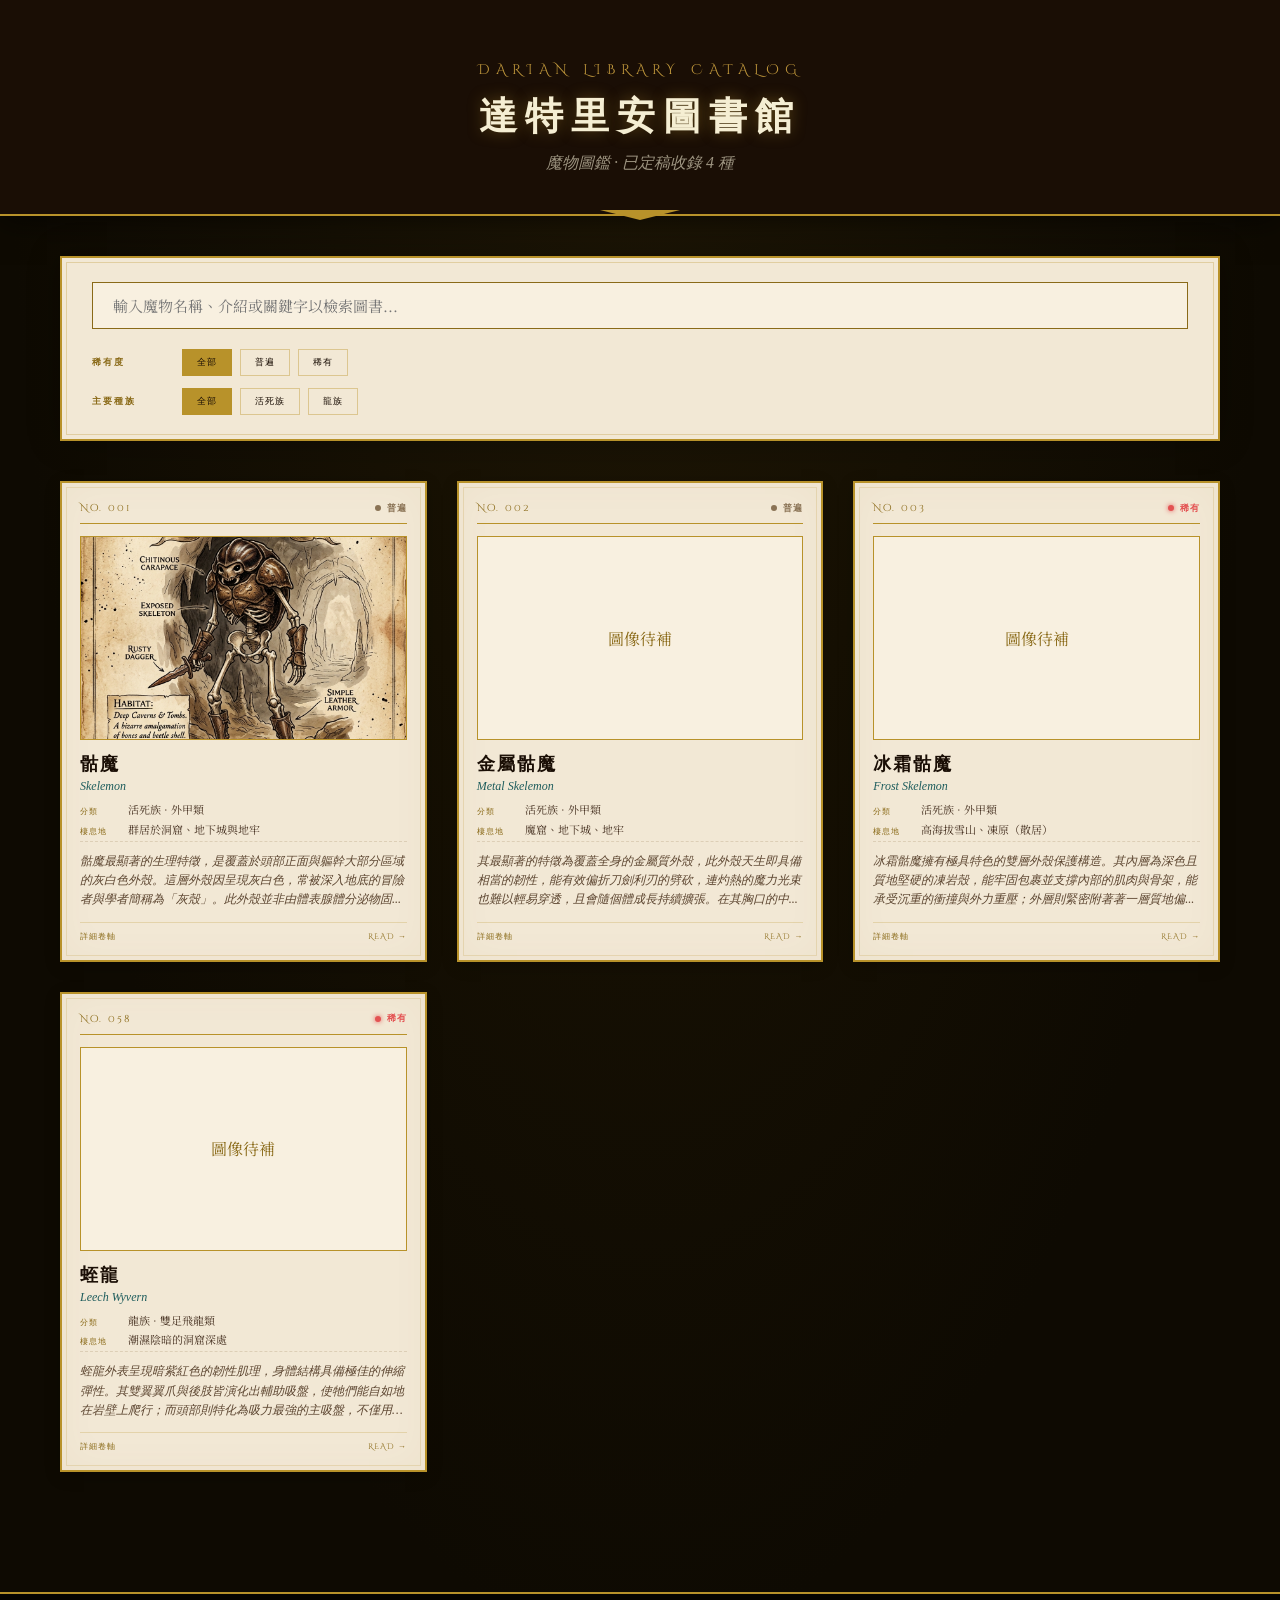
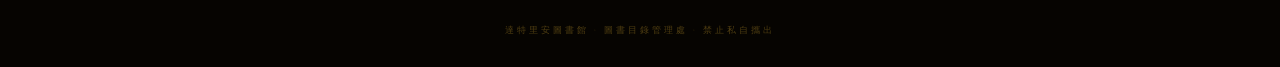
<file: index.html>
<!DOCTYPE html>
<html lang="zh-TW">
<head>
<meta charset="UTF-8">
<meta name="viewport" content="width=device-width, initial-scale=1.0">
<title>達特里安圖書館 — 魔物圖鑑總目錄</title>
<link href="https://fonts.googleapis.com/css2?family=Cinzel+Decorative:wght@400;700;900&family=IM+Fell+English:ital@0;1&family=Noto+Serif+TC:wght@300;400;600;700&display=swap" rel="stylesheet">
<style>
  :root {
    --ink: #1a0e05;
    --parchment: #f2e8d5;
    --parchment-dark: #e0ceab;
    --parchment-mid: #ead9bc;
    --parchment-light: #f8f0e0;
    --gold: #b8922a;
    --gold-light: #d4a843;
    --gold-dim: #8a6a18;
    --teal: #1d5c5c;
    --accent: #3a2a08;
    --accent2: #5a4010;
    --unique: #281800;
    --nav-bg: #1a0e05;
  }

  * { margin:0; padding:0; box-sizing:border-box; }

  body {
    background: #0e0a02;
    font-family: 'Noto Serif TC', serif;
    color: var(--ink);
    min-height: 100vh;
    background-image: radial-gradient(ellipse at 50% 0%, #1e1604 0%, #0e0a02 70%);
    overflow-y: scroll;
  }

  /* Header */
  header {
    text-align: center;
    padding: 60px 20px 40px;
    border-bottom: 2px solid var(--gold);
    background: var(--nav-bg);
    position: relative;
    box-shadow: 0 4px 30px rgba(0,0,0,0.6);
  }
  header::after {
    content: '';
    position: absolute;
    bottom: -6px;
    left: 50%;
    transform: translateX(-50%);
    width: 80px;
    height: 10px;
    background: var(--gold);
    clip-path: polygon(50% 100%, 0 0, 100% 0);
  }
  
  .library-title-en {
    font-family: 'Cinzel Decorative', serif;
    font-size: 14px;
    letter-spacing: 6px;
    color: var(--gold-light);
    margin-bottom: 12px;
    text-transform: uppercase;
    opacity: 0.9;
  }

  .library-title-zh {
    font-family: 'Cinzel Decorative', serif;
    font-size: 38px;
    font-weight: 700;
    color: #f5eed3;
    letter-spacing: 8px;
    text-shadow: 0 0 15px rgba(184,146,42,0.4);
  }

  .library-subtitle {
    font-family: 'IM Fell English', serif;
    font-style: italic;
    font-size: 16px;
    color: rgba(245,238,211,0.6);
    margin-top: 10px;
  }

  /* Catalog Container */
  .container {
    max-width: 1200px;
    width: 100%;
    margin: 40px auto;
    padding: 0 20px 80px;
  }

  /* Controls Panel */
  .controls-panel {
    background: var(--parchment);
    border: 2.5px solid var(--gold);
    box-shadow: 0 0 30px rgba(0,0,0,0.3);
    padding: 24px 30px;
    margin-bottom: 40px;
    position: relative;
  }
  .controls-panel::before {
    content: '';
    position: absolute;
    inset: 4px;
    border: 1px solid rgba(184,146,42,0.3);
    pointer-events: none;
  }

  .search-box-wrap {
    position: relative;
    margin-bottom: 20px;
  }
  .search-input {
    width: 100%;
    padding: 12px 20px;
    background: var(--parchment-light);
    border: 1.5px solid var(--gold-dim);
    font-family: 'Noto Serif TC', serif;
    font-size: 15px;
    color: var(--ink);
    outline: none;
    transition: all 0.3s;
  }
  .search-input:focus {
    border-color: var(--gold);
    box-shadow: 0 0 10px rgba(184,146,42,0.2);
    background: #fff;
  }

  .filter-group {
    display: flex;
    flex-wrap: wrap;
    gap: 20px;
    align-items: center;
  }
  .filter-label {
    font-family: 'Cinzel Decorative', serif;
    font-size: 9px;
    letter-spacing: 2px;
    color: var(--gold-dim);
    text-transform: uppercase;
    font-weight: bold;
    min-width: 70px;
  }
  .filter-options {
    display: flex;
    flex-wrap: wrap;
    gap: 8px;
    flex: 1;
  }
  .filter-btn {
    font-family: 'Cinzel Decorative', serif;
    font-size: 9px;
    letter-spacing: 1px;
    background: transparent;
    border: 1px solid rgba(184,146,42,0.4);
    color: var(--ink);
    padding: 6px 14px;
    cursor: pointer;
    transition: all 0.2s;
    text-transform: uppercase;
  }
  .filter-btn:hover, .filter-btn.active {
    background: var(--gold);
    color: var(--nav-bg);
    border-color: var(--gold);
  }

  /* Grid of Monster Cards */
  .monster-grid {
    display: grid;
    grid-template-columns: repeat(auto-fill, minmax(280px, 1fr));
    gap: 30px;
  }

  /* Card design */
  .card-link {
    text-decoration: none;
    color: inherit;
    display: block;
    outline: none;
  }
  .monster-card {
    background: var(--parchment);
    border: 2px solid var(--gold);
    box-shadow: 
      0 4px 15px rgba(0,0,0,0.2),
      inset 0 0 40px rgba(140,100,20,0.04);
    position: relative;
    padding: 18px;
    transition: all 0.3s cubic-bezier(0.25, 0.8, 0.25, 1);
    overflow: hidden;
    height: 100%;
    display: flex;
    flex-direction: column;
  }
  .monster-card::before {
    content: '';
    position: absolute;
    inset: 4px;
    border: 1px solid rgba(184,146,42,0.2);
    pointer-events: none;
  }
  .monster-card:hover {
    transform: translateY(-8px);
    box-shadow: 
      0 12px 30px rgba(184,146,42,0.25),
      inset 0 0 50px rgba(140,100,20,0.06);
    border-color: var(--gold-light);
  }

  .card-header {
    display: flex;
    justify-content: space-between;
    align-items: center;
    border-bottom: 1.5px solid var(--gold);
    padding-bottom: 8px;
    margin-bottom: 12px;
  }
  .card-num {
    font-family: 'Cinzel Decorative', serif;
    font-size: 10px;
    color: var(--gold-dim);
    letter-spacing: 2px;
  }
  
  /* Rarity tags color mapped */
  .card-rarity {
    font-family: 'Cinzel Decorative', serif;
    font-size: 9px;
    letter-spacing: 1px;
    text-transform: uppercase;
    font-weight: bold;
    display: flex;
    align-items: center;
    gap: 6px;
  }
  .rarity-dot-small {
    width: 6px;
    height: 6px;
    border-radius: 50%;
  }
  .rarity-普遍 { color: #8a7355; }
  .rarity-普遍 .rarity-dot-small { background: #8a7355; }
  .rarity-罕見 { color: #b88030; }
  .rarity-罕見 .rarity-dot-small { background: #b88030; box-shadow: 0 0 4px #b88030; }
  .rarity-稀有 { color: #e35252; }
  .rarity-稀有 .rarity-dot-small { background: #e35252; box-shadow: 0 0 5px #e35252; }
  .rarity-史詩 { color: #a335ee; }
  .rarity-史詩 .rarity-dot-small { background: #a335ee; box-shadow: 0 0 6px #a335ee; }

  /* Card image frame */
  .card-image-frame {
    border: 1.5px solid var(--gold);
    aspect-ratio: 16/10;
    width: 100%;
    background: var(--parchment-light);
    display: flex;
    align-items: center;
    justify-content: center;
    overflow: hidden;
    position: relative;
    margin-bottom: 12px;
  }
  .card-image-frame img {
    width: 100%;
    height: 100%;
    object-fit: cover;
  }
  .card-image-frame .placeholder-svg {
    width: 32px;
    height: 32px;
    opacity: 0.3;
    color: var(--gold-dim);
  }

  .card-name-zh {
    font-family: 'Cinzel Decorative', serif;
    font-size: 18px;
    color: var(--ink);
    letter-spacing: 2px;
    margin-bottom: 2px;
  }
  .card-name-en {
    font-family: 'IM Fell English', serif;
    font-style: italic;
    font-size: 12px;
    color: var(--teal);
    margin-bottom: 8px;
  }

  .card-meta-row {
    font-size: 11px;
    color: #4a3525;
    margin-bottom: 4px;
    line-height: 1.4;
  }
  .card-meta-key {
    font-family: 'Cinzel Decorative', serif;
    font-size: 8px;
    color: var(--gold-dim);
    letter-spacing: 1px;
    text-transform: uppercase;
    display: inline-block;
    width: 45px;
  }
  
  .card-preview {
    font-family: 'IM Fell English', serif;
    font-size: 12px;
    line-height: 1.6;
    color: #5c4530;
    margin-top: auto;
    padding-top: 10px;
    border-top: 1px dashed rgba(100,60,10,0.15);
    font-style: italic;
  }

  .card-footer {
    display: flex;
    justify-content: space-between;
    align-items: center;
    margin-top: 12px;
    font-family: 'Cinzel Decorative', serif;
    font-size: 8px;
    letter-spacing: 1px;
    color: var(--gold-dim);
    text-transform: uppercase;
    border-top: 1px solid rgba(184,146,42,0.25);
    padding-top: 8px;
  }
  
  /* Footer */
  footer {
    background: #060401;
    border-top: 2px solid var(--gold);
    padding: 30px 20px;
    text-align: center;
  }
  .footer-text {
    font-family: 'Cinzel Decorative', serif;
    font-size: 9px;
    letter-spacing: 3px;
    color: rgba(184,146,42,0.4);
    text-transform: uppercase;
  }

  /* Responsive styling */
  @media (max-width: 600px) {
    .library-title-zh { font-size: 28px; }
    .monster-grid { grid-template-columns: 1fr; }
    .controls-panel { padding: 18px 20px; }
  }
</style>
<meta name="description" content="達特里安圖書館魔物圖鑑，收錄骷魔、金屬骷魔、冰霜骷魔與蛭龍的生態、耐性與特殊能力。"></head>
<body>

  <header>
    <div class="library-title-en">Darian Library Catalog</div>
    <h1 class="library-title-zh">達特里安圖書館</h1>
    <div class="library-subtitle">魔物圖鑑 · 已定稿收錄 4 種</div>
  </header>

  <div class="container">
    
    <!-- Controls Panel -->
    <div class="controls-panel">
      <div class="search-box-wrap">
        <input type="text" id="searchInput" aria-label="搜尋魔物" class="search-input" placeholder="輸入魔物名稱、介紹或關鍵字以檢索圖書...">
      </div>
      
      <div class="filter-group" style="margin-bottom: 12px;">
        <span class="filter-label">稀有度</span>
        <div class="filter-options" id="rarityFilters">
          <button class="filter-btn active" data-rarity="all">全部</button>
          <button class="filter-btn" data-rarity="普遍">普遍</button>
          <button class="filter-btn" data-rarity="稀有">稀有</button>
        </div>
      </div>

      <div class="filter-group">
        <span class="filter-label">主要種族</span>
        <div class="filter-options" id="raceFilters">
          <button class="filter-btn active" data-race="all">全部</button>
          <button class="filter-btn" data-race="活死族">活死族</button>
<button class="filter-btn" data-race="龍族">龍族</button>
        </div>
      </div>
    </div>

    <!-- Monster Grid -->
    <div class="monster-grid" id="monsterGrid">
      <!-- Generated by JavaScript -->
    </div>

  </div>

  <footer>
    <div class="footer-text">達特里安圖書館 · 圖書目錄管理處 · 禁止私自攜出</div>
  </footer>

  <script>
    // Embedded Monster Database
    const monsters = [
  {
    "filename": "skelemon.html",
    "num": 1,
    "numStr": "001",
    "nameZh": "骷魔",
    "nameEn": "Skelemon",
    "class": "活死族 · 外甲類",
    "rarity": "普遍",
    "raceTags": [
      "活死族",
      "外甲類"
    ],
    "habitat": "群居於洞窟、地下城與地牢",
    "diet": "雜食",
    "previewText": "骷魔最顯著的生理特徵，是覆蓋於頭部正面與軀幹大部分區域的灰白色外殼。這層外殼因呈現灰白色，常被深入地底的冒險者與學者簡稱為「灰殼」。此外殼並非由體表腺體分泌物固..."
  },
  {
    "filename": "metal_skelemon.html",
    "num": 2,
    "numStr": "002",
    "nameZh": "金屬骷魔",
    "nameEn": "Metal Skelemon",
    "class": "活死族 · 外甲類",
    "rarity": "普遍",
    "raceTags": [
      "活死族",
      "外甲類"
    ],
    "habitat": "魔窟、地下城、地牢",
    "diet": "雜食",
    "previewText": "其最顯著的特徵為覆蓋全身的金屬質外殼，此外殼天生即具備相當的韌性，能有效偏折刀劍利刃的劈砍，連灼熱的魔力光束也難以輕易穿透，且會隨個體成長持續擴張。在其胸口的中..."
  },
  {
    "filename": "frost_skelemon.html",
    "num": 3,
    "numStr": "003",
    "nameZh": "冰霜骷魔",
    "nameEn": "Frost Skelemon",
    "class": "活死族 · 外甲類",
    "rarity": "稀有",
    "raceTags": [
      "活死族",
      "外甲類"
    ],
    "habitat": "高海拔雪山、凍原（散居）",
    "diet": "肉食（雪埋遺骸、小型寒帶生物）",
    "previewText": "冰霜骷魔擁有極具特色的雙層外殼保護構造。其內層為深色且質地堅硬的凍岩殼，能牢固包裹並支撐內部的肌肉與骨架，能承受沉重的衝撞與外力重壓；外層則緊密附著著一層質地偏..."
  },
  {
    "filename": "Leech_Wyvern.html",
    "num": 58,
    "numStr": "058",
    "nameZh": "蛭龍",
    "nameEn": "Leech Wyvern",
    "class": "龍族 · 雙足飛龍類",
    "rarity": "稀有",
    "raceTags": [
      "龍族",
      "雙足飛龍類"
    ],
    "habitat": "潮濕陰暗的洞窟深處",
    "diet": "血液專食者",
    "previewText": "蛭龍外表呈現暗紫紅色的韌性肌理，身體結構具備極佳的伸縮彈性。其雙翼翼爪與後肢皆演化出輔助吸盤，使牠們能自如地在岩壁上爬行；而頭部則特化為吸力最強的主吸盤，不僅用…"
  }
];

    const monsterGrid = document.getElementById('monsterGrid');
    const searchInput = document.getElementById('searchInput');
    const rarityFilters = document.getElementById('rarityFilters');
    const raceFilters = document.getElementById('raceFilters');

    let activeRarity = 'all';
    let activeRace = 'all';
    let searchQuery = '';

    function renderCards() {
      const filtered = monsters.filter(m => {
        // Search filter
        const query = searchQuery.toLowerCase();
        const matchesSearch = searchQuery === '' || 
          m.nameZh.toLowerCase().includes(query) || 
          m.nameEn.toLowerCase().includes(query) || 
          m.class.toLowerCase().includes(query) ||
          m.previewText.toLowerCase().includes(query) ||
          m.habitat.toLowerCase().includes(query);

        // Rarity filter
        const matchesRarity = activeRarity === 'all' || m.rarity === activeRarity;

        // Race filter
        const matchesRace = activeRace === 'all' || m.raceTags.includes(activeRace);

        return matchesSearch && matchesRarity && matchesRace;
      });

      if (filtered.length === 0) {
        monsterGrid.innerHTML = `<div style="grid-column: 1/-1; text-align: center; padding: 40px; color: var(--gold-dim); font-family: 'IM Fell English', serif; font-style: italic;">沒有檢索到符合條件的魔物記錄...</div>`;
        return;
      }

      monsterGrid.innerHTML = filtered.map(m => {
        const imagePath = m.num === 1 ? 'skelemon.png' : null;
        
        return `
          <a href="${m.filename}" class="card-link">
            <div class="monster-card">
              <div class="card-header">
                <span class="card-num">No. ${m.numStr}</span>
                <span class="card-rarity rarity-${m.rarity}">
                  <span class="rarity-dot-small"></span>
                  ${m.rarity}
                </span>
              </div>
              
              <div class="card-image-frame">
                <!-- If image exists, it will load, otherwise show placeholder -->
                ${imagePath ? `<img src="${imagePath}" alt="${m.nameZh}" style="display:block;">` : `<span style="color:var(--gold-dim);font-size:16px;">圖像待補</span>`}
                
              </div>

              <h3 class="card-name-zh">${m.nameZh}</h3>
              <div class="card-name-en">${m.nameEn}</div>
              
              <div class="card-meta-row">
                <span class="card-meta-key">分類</span>
                <span>${m.class}</span>
              </div>
              <div class="card-meta-row">
                <span class="card-meta-key">棲息地</span>
                <span>${m.habitat}</span>
              </div>
              
              <div class="card-preview">
                ${m.previewText}
              </div>

              <div class="card-footer">
                <span>詳細卷軸</span>
                <span>READ &rarr;</span>
              </div>
            </div>
          </a>
        `;
      }).join('');
    }

    // Event listeners
    searchInput.addEventListener('input', (e) => {
      searchQuery = e.target.value;
      renderCards();
    });

    rarityFilters.addEventListener('click', (e) => {
      if (e.target.classList.contains('filter-btn')) {
        Array.from(rarityFilters.getElementsByClassName('filter-btn')).forEach(btn => btn.classList.remove('active'));
        e.target.classList.add('active');
        activeRarity = e.target.dataset.rarity;
        renderCards();
      }
    });

    raceFilters.addEventListener('click', (e) => {
      if (e.target.classList.contains('filter-btn')) {
        Array.from(raceFilters.getElementsByClassName('filter-btn')).forEach(btn => btn.classList.remove('active'));
        e.target.classList.add('active');
        activeRace = e.target.dataset.race;
        renderCards();
      }
    });

    // Initial render
    renderCards();
  </script>
</body>
</html>
</file>
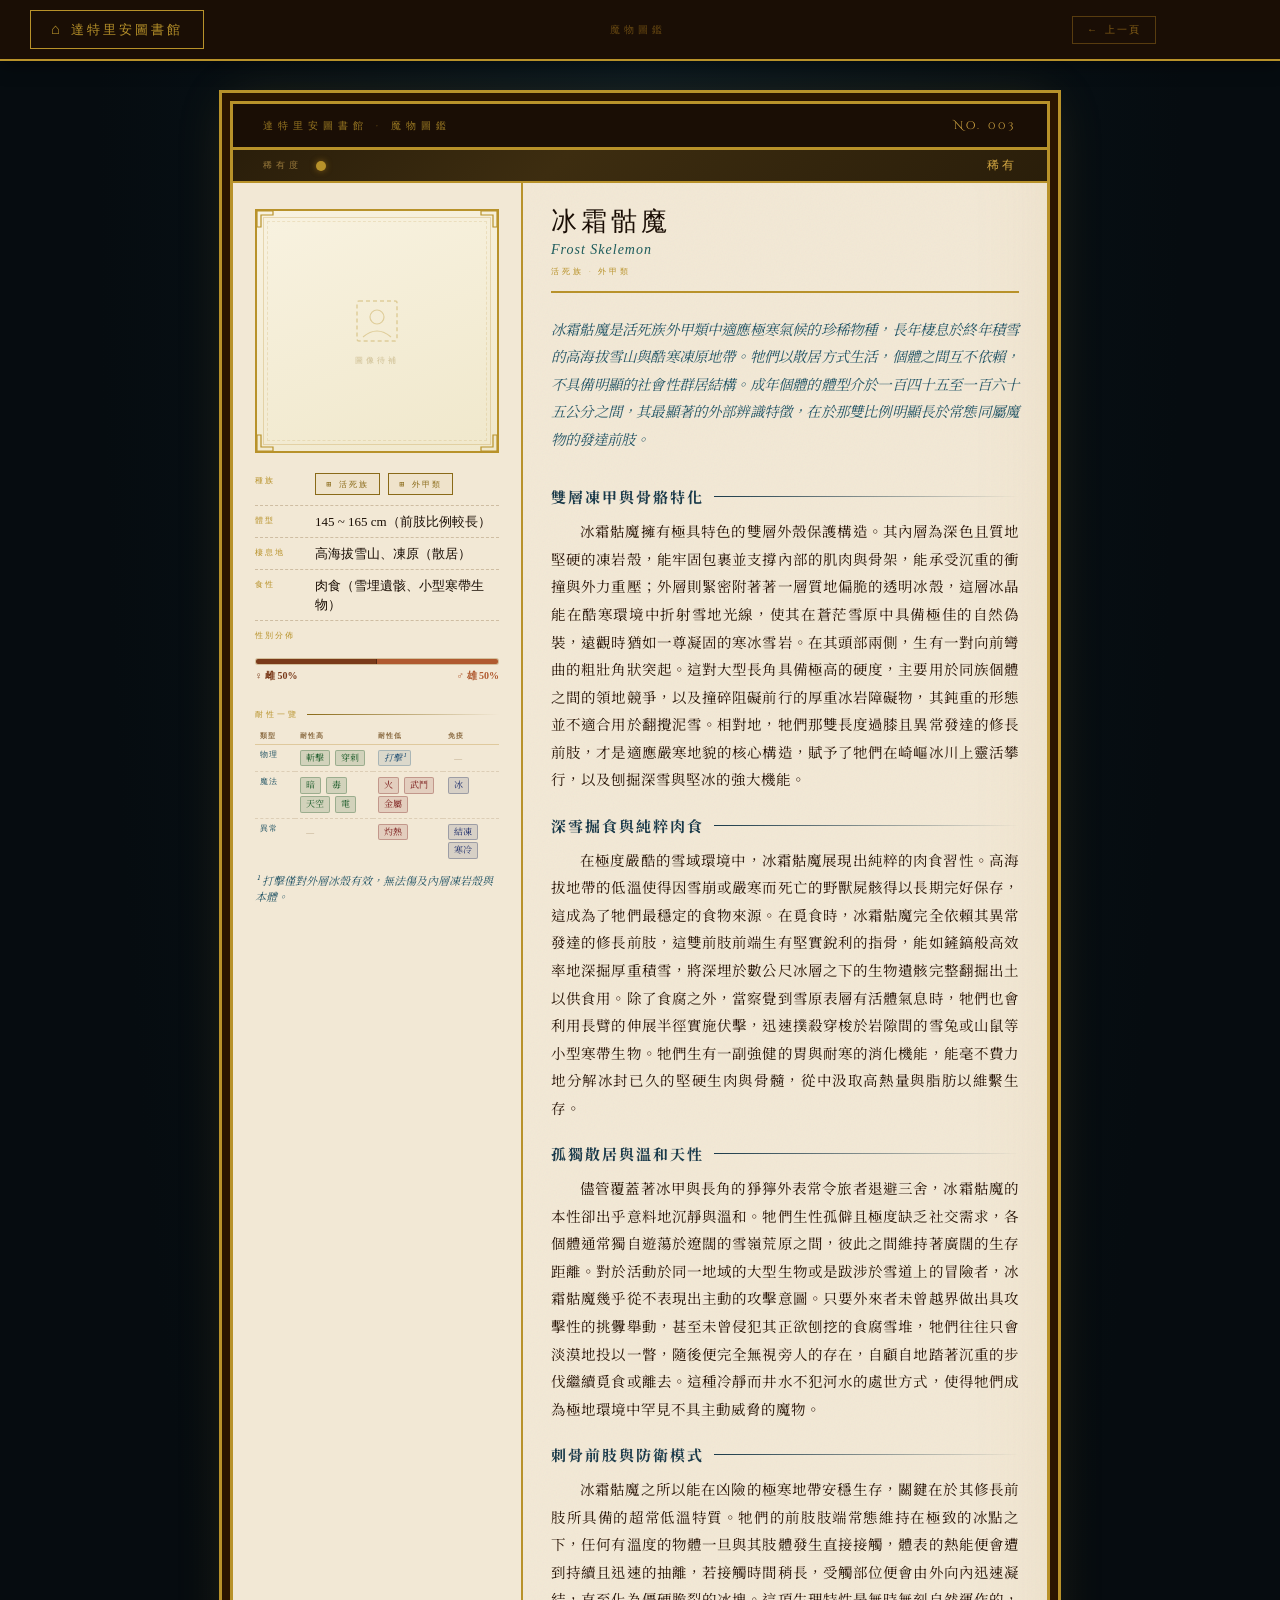
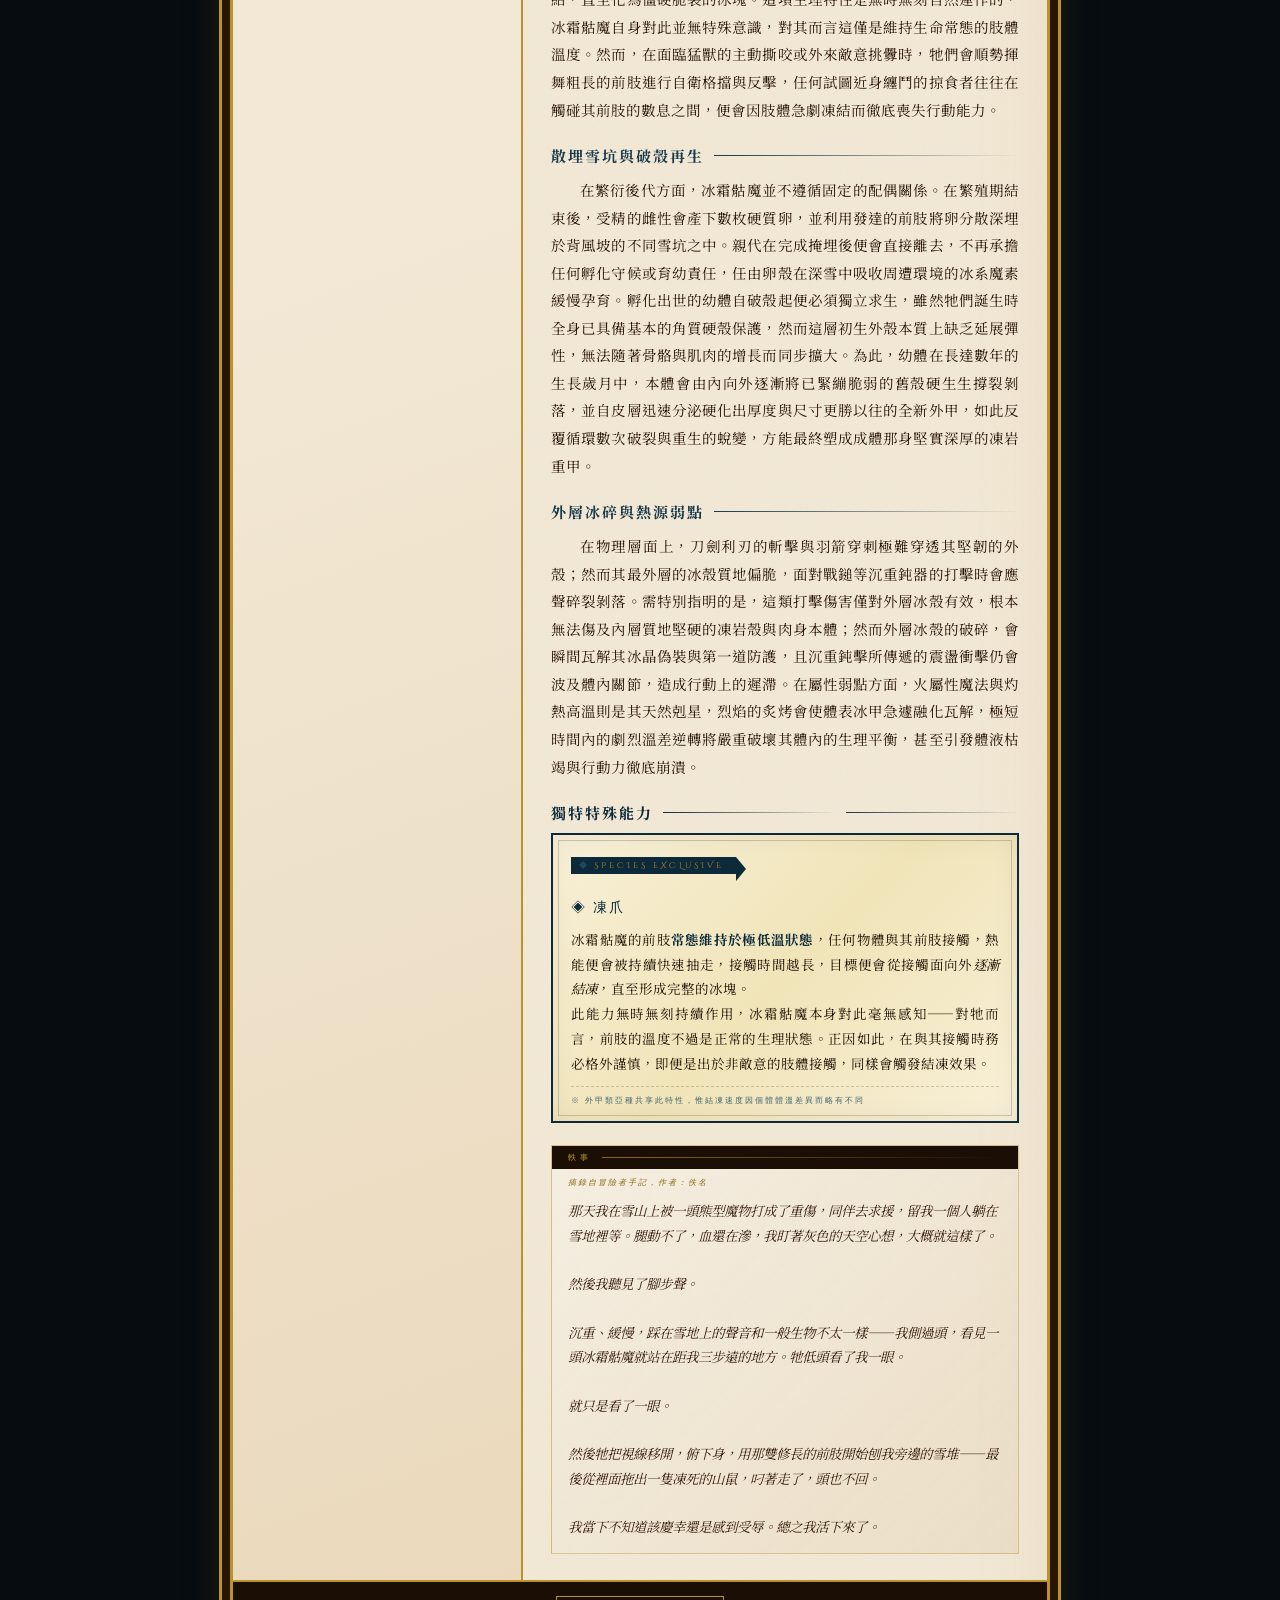
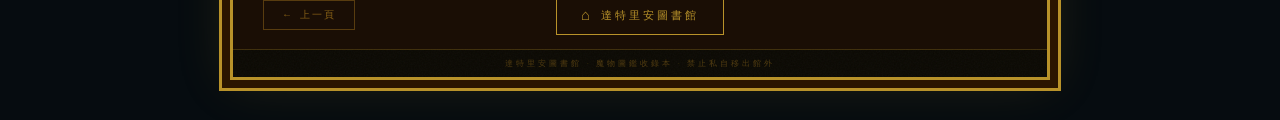
<file: frost_skelemon.html>
<!DOCTYPE html>
<html lang="zh-TW">
<head>
<meta charset="UTF-8">
<meta name="viewport" content="width=device-width, initial-scale=1.0">
<title>達特里安圖書館 — 冰霜骷魔</title>
<link href="https://fonts.googleapis.com/css2?family=Cinzel+Decorative:wght@400;700;900&family=IM+Fell+English:ital@0;1&family=Noto+Serif+TC:wght@300;400;600;700&display=swap" rel="stylesheet">
<style>
  :root {
    --ink: #1a0e05;
    --parchment: #f2e8d5;
    --parchment-dark: #e0ceab;
    --parchment-mid: #ead9bc;
    --parchment-light: #f8f0e0;
    --gold: #b8922a;
    --gold-light: #d4a843;
    --gold-dim: #8a6a18;
    --teal: #1d5c5c;
    --accent: #1a3a4a;
    --accent2: #2a5a6a;
    --unique: #0d2a3a;
    --unique-light: #1a4a60;
    --nav-bg: #1a0e05;
    
    /* 魔物專屬性別色系 */
    --monster-female: #7a3a1a;
    --monster-male: #b05a30;
  }

  * { margin:0; padding:0; box-sizing:border-box; }

  body {
    background: #060c10;
    font-family: 'Noto Serif TC', serif;
    color: var(--ink);
    min-height: 100vh;
    background-image: radial-gradient(ellipse at 50% 0%, #0a1820 0%, #060c10 60%);
  }

  .top-nav {
    background: var(--nav-bg);
    border-bottom: 2px solid var(--gold);
    padding: 10px 30px;
    display: flex;
    align-items: center;
    justify-content: space-between;
    position: sticky;
    top: 0;
    z-index: 100;
    box-shadow: 0 2px 20px rgba(0,0,0,0.5);
  }
  .nav-home {
    font-family: 'Cinzel Decorative', serif;
    font-size: 13px;
    letter-spacing: 3px;
    color: var(--gold);
    text-decoration: none;
    padding: 8px 20px;
    border: 1.5px solid var(--gold);
    transition: all 0.2s;
    display: flex;
    align-items: center;
    gap: 8px;
  }
  .nav-home:hover { background: var(--gold); color: var(--nav-bg); }
  .nav-home::before { content: '⌂'; font-size: 15px; }
  .nav-arrows { display: flex; gap: 10px; }
  .nav-btn {
    font-family: 'Cinzel Decorative', serif;
    font-size: 10px;
    letter-spacing: 2px;
    color: rgba(180,130,30,0.7);
    text-decoration: none;
    padding: 6px 14px;
    border: 1px solid rgba(180,130,30,0.4);
    transition: all 0.2s;
    display: flex;
    align-items: center;
    gap: 6px;
  }
  .nav-btn:hover { color: var(--gold); border-color: var(--gold); background: rgba(180,130,30,0.08); }
  .nav-btn.prev::before { content: '←'; }
  .nav-btn.next::after  { content: '→'; }
  .nav-title {
    font-family: 'Cinzel Decorative', serif;
    font-size: 10px;
    letter-spacing: 4px;
    color: rgba(180,130,30,0.5);
    text-transform: uppercase;
  }

  .page-wrapper { max-width: 860px; width: 100%; margin: 40px auto; padding: 0 20px; }

  .codex {
    background: var(--parchment);
    position: relative;
    border: 3px solid var(--gold);
    box-shadow:
      0 0 0 8px #2a1500,
      0 0 0 11px var(--gold),
      0 0 50px rgba(180,130,30,0.2),
      inset 0 0 80px rgba(180,140,60,0.1);
    overflow: hidden;
    animation: fadeIn 1s ease both;
  }
  @keyframes fadeIn { from{opacity:0;transform:translateY(16px)} to{opacity:1;transform:translateY(0)} }
  .codex::before {
    content:''; position:absolute; inset:0;
    background-image: url("data:image/svg+xml,%3Csvg xmlns='http://www.w3.org/2000/svg' width='300' height='300'%3E%3Cfilter id='n'%3E%3CfeTurbulence type='fractalNoise' baseFrequency='0.65' numOctaves='3' stitchTiles='stitch'/%3E%3C/filter%3E%3Crect width='300' height='300' filter='url(%23n)' opacity='0.06'/%3E%3C/svg%3E");
    pointer-events:none; z-index:0; opacity:0.7;
  }

  .header-band {
    background: var(--ink);
    padding: 14px 30px;
    display: flex;
    align-items: center;
    justify-content: space-between;
    position: relative;
    z-index: 2;
    border-bottom: 3px solid var(--gold);
  }
  .library-label { font-family:'Cinzel Decorative',serif; font-size:10px; letter-spacing:5px; color:var(--gold); text-transform:uppercase; opacity:0.8; }
  .entry-num { font-family:'Cinzel Decorative',serif; font-size:11px; color:var(--gold-light); letter-spacing:3px; }

  .rarity-strip {
    background: linear-gradient(135deg, #2a1e0a 0%, #3d2d10 40%, #2a1e0a 100%);
    padding: 7px 30px;
    display: flex;
    align-items: center;
    gap: 14px;
    border-bottom: 2px solid var(--gold);
    position: relative;
    z-index: 2;
  }
  .rarity-label { font-family:'Cinzel Decorative',serif; font-size:9px; letter-spacing:4px; color:rgba(200,160,80,0.7); text-transform:uppercase; }
  
  .rarity-dot {
    width: 10px; height: 10px;
    border-radius: 50%;
    background: var(--gold);
    box-shadow: 0 0 6px rgba(180,130,30,0.6);
    animation: rarityPulse 3s ease-in-out infinite;
  }
  @keyframes rarityPulse {
    0%, 100% { box-shadow: 0 0 4px rgba(180,130,30,0.5); opacity: 0.9; }
    50% { box-shadow: 0 0 10px rgba(212,168,67,0.9); opacity: 1; }
  }
  .rarity-name { font-family:'Cinzel Decorative',serif; font-size:12px; color:var(--gold-light); letter-spacing:3px; margin-left:auto; }

  .main-content { display:grid; grid-template-columns:290px 1fr; position:relative; z-index:2; }

  .left-col {
    border-right:2px solid var(--gold); padding:26px 22px;
    display:flex; flex-direction:column; gap:20px;
    background:linear-gradient(160deg,var(--parchment) 55%,#ead9bc);
  }

  .image-frame {
    border:2px solid var(--gold); position:relative;
    background:linear-gradient(160deg,#f8f2e0,#f0e8cc);
    aspect-ratio:1; display:flex; align-items:center; justify-content:center; overflow:hidden;
  }
  .image-frame::before{content:'';position:absolute;inset:6px;border:1px solid rgba(180,130,30,0.25);pointer-events:none;}
  .image-frame::after{content:'';position:absolute;inset:10px;border:1px dashed rgba(180,130,30,0.15);pointer-events:none;}
  .image-placeholder{display:flex;flex-direction:column;align-items:center;gap:10px;opacity:0.35;}
  .image-placeholder svg{width:48px;height:48px;}
  .image-placeholder span{font-family:'Cinzel Decorative',serif;font-size:8px;letter-spacing:3px;color:var(--gold-dim);text-transform:uppercase;}
  .img-corner{position:absolute;width:18px;height:18px;}
  .img-corner svg{width:100%;height:100%;}
  .img-corner.tl{top:-1px;left:-1px;} .img-corner.tr{top:-1px;right:-1px;transform:scaleX(-1);}
  .img-corner.bl{bottom:-1px;left:-1px;transform:scaleY(-1);} .img-corner.br{bottom:-1px;right:-1px;transform:scale(-1,-1);}

  .quick-stats{display:flex;flex-direction:column;gap:7px;}
  .stat-row{display:flex;align-items:flex-start;gap:8px;border-bottom:1px dashed rgba(100,60,10,0.25);padding-bottom:6px;}
  .stat-key{font-family:'Cinzel Decorative',serif;font-size:8px;letter-spacing:2px;color:var(--gold);text-transform:uppercase;min-width:52px;padding-top:2px;flex-shrink:0;}
  .stat-val{font-family:'IM Fell English',serif;font-size:13px;color:var(--ink);line-height:1.4;}
  .sex-bar-wrap{width:100%;}
  .sex-bar{height:7px;background:var(--parchment-dark);border-radius:3px;overflow:hidden;margin-top:4px; border: 1px solid rgba(100,60,10,0.1); display: flex;}
  .sex-bar-labels{display:flex;justify-content:space-between;font-size:10px;color:#4a3525;margin-top:4px;font-family:'IM Fell English',serif; font-weight: 600;}
  .race-tag{display:inline-flex;align-items:center;gap:6px;border:1px solid var(--gold-dim);padding:3px 10px;font-family:'Cinzel Decorative',serif;font-size:8px;letter-spacing:2px;color:var(--gold-dim);cursor:pointer;transition:all 0.2s;text-decoration:none;background:rgba(180,130,30,0.05);margin-right:4px;margin-bottom:4px;}
  .race-tag:hover{border-color:var(--gold);color:var(--gold);background:rgba(180,130,30,0.12);}
  .race-tag::before{content:'⊞';font-size:10px;}

  .resist-section{width:100%;}
  .resist-title{font-family:'Cinzel Decorative',serif;font-size:8px;letter-spacing:3px;color:var(--gold);text-transform:uppercase;margin-bottom:8px;display:flex;align-items:center;gap:8px;}
  .resist-title::after{content:'';flex:1;height:1px;background:linear-gradient(to right,var(--gold-dim),transparent);}
  .resist-table{width:100%;border-collapse:collapse;font-family:'IM Fell English',serif;font-size:11px;}
  .resist-table th{font-family:'Cinzel Decorative',serif;font-size:7px;letter-spacing:1px;color:rgba(100,60,10,0.7);text-align:left;padding:3px 5px;border-bottom:1px solid rgba(180,130,30,0.3);}
  .resist-table td{padding:4px 5px;border-bottom:1px dashed rgba(100,60,10,0.15);vertical-align:top;line-height:1.6;color:var(--ink);}
  .resist-table td:first-child{font-family:'Cinzel Decorative',serif;font-size:8px;letter-spacing:1px;color:var(--accent2);white-space:nowrap;width:40px;}
  .tag{display:inline-block;font-size:9px;padding:1px 5px;border-radius:2px;margin:1px 2px 1px 0;font-family:'Noto Serif TC',serif;line-height:1.4;}
  .tag-high  {background:rgba(30,90,40,0.15);color:#1a5a28;border:1px solid rgba(30,90,40,0.3);}
  .tag-low   {background:rgba(120,25,25,0.12);color:#7a1a1a;border:1px solid rgba(120,25,25,0.3);}
  .tag-immune{background:rgba(25,40,90,0.12);color:#1a2a6a;border:1px solid rgba(25,40,90,0.3);}
  .tag-note   { background: rgba(20,80,120,0.10); color: #1a4a70; border: 1px solid rgba(20,80,120,0.25); font-style: italic; }
  .tag-none  {color:rgba(100,60,10,0.35);font-style:italic;font-size:10px;}

  .right-col{padding:26px 28px;display:flex;flex-direction:column;gap:22px;}
  .name-block{border-bottom:2px solid var(--gold);padding-bottom:14px;}
  .monster-name-zh{font-family:'Cinzel Decorative',serif;font-size:26px;color:var(--ink);letter-spacing:4px;line-height:1.1;}
  .monster-name-en{font-family:'IM Fell English',serif;font-style:italic;font-size:14px;color:var(--teal);letter-spacing:1px;margin-top:4px;}
  .monster-class{font-family:'Cinzel Decorative',serif;font-size:8px;letter-spacing:3px;color:var(--gold);text-transform:uppercase;margin-top:8px;}

  .section-title{font-family:'Noto Serif TC',serif;font-weight:700;font-size:15px;letter-spacing:2px;color:var(--accent);display:flex;align-items:center;gap:10px;margin-bottom:10px;}
  .section-title::after{content:'';flex:1;height:1px;background:linear-gradient(to right,var(--accent),transparent);}

  .description-text{font-family:'Noto Serif TC',serif;font-size:14.5px;line-height:1.9;color:#2a1608;text-indent:2em; text-align: justify;}
  .description-text+.description-text{margin-top:12px;}

  .unique-wrap{
    position:relative;border:2px solid var(--unique);
    background:linear-gradient(135deg,#f8f0d8 0%,#f0e4b8 50%,#f8f0d8 100%);
    padding:16px 18px 14px;
    box-shadow:inset 0 0 30px rgba(40,24,0,0.06);
  }
  .unique-wrap::before{content:'';position:absolute;inset:5px;border:1px solid rgba(40,24,0,0.2);pointer-events:none;}
  .unique-badge{display:inline-flex;align-items:center;gap:7px;background:var(--unique);color:#c89030;font-family:'Cinzel Decorative',serif;font-size:8px;letter-spacing:3px;padding:3px 12px 3px 8px;margin-bottom:12px;position:relative;}
  .unique-badge::after{content:'';position:absolute;right:-10px;top:0;border-top:12px solid transparent;border-bottom:12px solid transparent;border-left:10px solid var(--unique);}
  
  .unique-gem {
    width: 8px; height: 8px;
    background: var(--unique-light);
    clip-path: polygon(50% 0%, 100% 50%, 50% 100%, 0% 50%);
    animation: gemGlow 2.5s ease-in-out infinite;
  }
  @keyframes gemGlow {
    0%, 100% { opacity: 0.85; filter: drop-shadow(0 0 2px var(--unique-light)); }
    50% { opacity: 1; filter: drop-shadow(0 0 6px var(--accent2)); }
  }
  .unique-name{font-family:'Cinzel Decorative',serif;font-size:14px;letter-spacing:2px;color:var(--unique);margin-bottom:10px;}
  .unique-desc{font-family:'Noto Serif TC',serif;font-size:13.5px;line-height:1.85;color:#201000;text-align:justify;}
  .unique-desc strong{color:var(--unique);}
  .unique-note{margin-top:10px;font-family:'Cinzel Decorative',serif;font-size:8px;line-height:1.5;letter-spacing:2px;color:var(--unique-light);opacity:0.8;border-top:1px dashed rgba(40,24,0,0.25);padding-top:8px;}

  .trivia-box{border:1px solid rgba(180,130,30,0.4);background:linear-gradient(135deg,rgba(255,255,255,0.3),rgba(210,185,140,0.2));overflow:hidden;}
  .trivia-header{background:var(--ink);padding:6px 16px;font-family:'Cinzel Decorative',serif;font-size:8px;letter-spacing:4px;color:var(--gold);display:flex;align-items:center;gap:10px;}
  .trivia-header::after{content:'';flex:1;height:1px;background:linear-gradient(to right,var(--gold-dim),transparent);}
  .trivia-source{font-family:'Cinzel Decorative',serif;font-size:8px;letter-spacing:2px;color:var(--gold-dim);padding:8px 16px 4px;font-style:italic;}
  .trivia-text{font-family:'Noto Serif TC',serif;font-style:italic;font-size:13.5px;line-height:1.8;color:#3a2010;padding:6px 16px 14px;}

  .bottom-nav{background:var(--nav-bg);border-top:2px solid var(--gold);padding:14px 30px;display:flex;align-items:center;justify-content:space-between;position:relative;z-index:2;}
  .bottom-nav .nav-home{font-size:11px;padding:8px 24px;}
  .bottom-nav .nav-btn{font-size:10px;padding:7px 18px;}

  .codex-footer{background:#0a0802;border-top:1px solid rgba(180,130,30,0.3);padding:8px 30px;display:flex;align-items:center;justify-content:center;z-index:2;}
  .footer-text{font-family:'Cinzel Decorative',serif;font-size:8px;letter-spacing:3px;color:rgba(180,130,30,0.4);text-align:center;text-transform:uppercase;}

  @media(max-width:640px){
    .main-content{grid-template-columns:1fr;}
    .left-col{border-right:none;border-bottom:2px solid var(--gold);}
    .monster-name-zh{font-size:20px;}
    .top-nav .nav-title{display:none;}
  }
</style>
</head>
<body>

  <nav class="top-nav">
    <a href="index.html" class="nav-home">達特里安圖書館</a>
    <span class="nav-title">魔物圖鑑</span>
    <div class="nav-arrows">
      <a href="metal_skelemon.html" class="nav-btn prev">上一頁</a>
      <span class="nav-btn next" style="visibility:hidden" aria-hidden="true">下一頁</span>
    </div>
  </nav>

  <div class="page-wrapper">
  <div class="codex">

    <div class="header-band">
      <span class="library-label">達特里安圖書館 · 魔物圖鑑</span>
      <span class="entry-num">No. 003</span>
    </div>

    <div class="rarity-strip">
      <span class="rarity-label">稀有度</span>
      <div class="rarity-dot"></div>
      <span class="rarity-name" style="color:var(--gold-light);">稀有</span>
    </div>

    <div class="main-content">

      <div class="left-col">

        <div class="image-frame">
          <div class="img-corner tl"><svg viewBox="0 0 18 18"><path d="M1,1 L17,1 L17,5 L5,5 L5,17 L1,17 Z" fill="none" stroke="#b8922a" stroke-width="1.2"/></svg></div>
          <div class="img-corner tr"><svg viewBox="0 0 18 18"><path d="M1,1 L17,1 L17,5 L5,5 L5,17 L1,17 Z" fill="none" stroke="#b8922a" stroke-width="1.2"/></svg></div>
          <div class="img-corner bl"><svg viewBox="0 0 18 18"><path d="M1,1 L17,1 L17,5 L5,5 L5,17 L1,17 Z" fill="none" stroke="#b8922a" stroke-width="1.2"/></svg></div>
          <div class="img-corner br"><svg viewBox="0 0 18 18"><path d="M1,1 L17,1 L17,5 L5,5 L5,17 L1,17 Z" fill="none" stroke="#b8922a" stroke-width="1.2"/></svg></div>
          <div class="image-placeholder" style="display: flex;">
            <svg viewBox="0 0 48 48" fill="none" xmlns="http://www.w3.org/2000/svg">
              <rect x="4" y="4" width="40" height="40" rx="2" stroke="#b8922a" stroke-width="1.5" stroke-dasharray="4,3"/>
              <circle cx="24" cy="20" r="7" stroke="#b8922a" stroke-width="1.2"/>
              <path d="M10,40 Q24,28 38,40" stroke="#b8922a" stroke-width="1.2" fill="none"/>
            </svg>
            <span>圖像待補</span>
          </div>
        </div>

        <div class="quick-stats">
          <div class="stat-row">
            <span class="stat-key">種族</span>
            <div style="display:flex;flex-wrap:wrap;gap:4px;">
              <span class="race-tag">活死族</span>
              <span class="race-tag">外甲類</span>
            </div>
          </div>
          <div class="stat-row"><span class="stat-key">體型</span><span class="stat-val">145 ~ 165 cm（前肢比例較長）</span></div>
          <div class="stat-row"><span class="stat-key">棲息地</span><span class="stat-val">高海拔雪山、凍原（散居）</span></div>
          <div class="stat-row"><span class="stat-key">食性</span><span class="stat-val">肉食（雪埋遺骸、小型寒帶生物）</span></div>
          <div class="stat-row" style="border:none;flex-direction:column;align-items:flex-start;">
            <span class="stat-key" style="margin-bottom:5px;">性別分佈</span>
            <div class="sex-bar-wrap">
              <div class="sex-bar">
                <div style="height:100%; width:50%; background:var(--monster-female); border-right: 1px solid rgba(0,0,0,0.3);"></div>
                <div style="height:100%; width:50%; background:var(--monster-male);"></div>
              </div>
              <div class="sex-bar-labels">
                <span style="color:var(--monster-female);">♀ 雌 50%</span>
                <span style="color:var(--monster-male);">♂ 雄 50%</span>
              </div>
            </div>
          </div>
        </div>

        <div class="resist-section">
          <div class="resist-title">耐性一覽</div>
          <table class="resist-table">
            <thead>
              <tr>
                <th>類型</th>
                <th>耐性高</th>
                <th>耐性低</th>
                <th>免疫</th>
              </tr>
            </thead>
            <tbody>
              <tr>
                <td>物理</td>
                <td><span class="tag tag-high">斬擊</span>
                  <span class="tag tag-high">穿刺</span></td>
                <td><span class="tag tag-note">打擊¹</span></td>
                <td><span class="tag tag-none">—</span></td>
              </tr>
              <tr>
                <td>魔法</td>
                <td><span class="tag tag-high">暗</span>
                  <span class="tag tag-high">毒</span>
                  <span class="tag tag-high">天空</span>
                  <span class="tag tag-high">電</span></td>
                <td><span class="tag tag-low">火</span>
                  <span class="tag tag-low">武鬥</span>
                  <span class="tag tag-low">金屬</span></td>
                <td><span class="tag tag-immune">冰</span></td>
              </tr>
              <tr>
                <td style="border:none;">異常</td>
                <td style="border:none;"><span class="tag tag-none">—</span></td>
                <td style="border:none;"><span class="tag tag-low">灼熱</span></td>
                <td style="border:none;"><span class="tag tag-immune">結凍</span>
                  <span class="tag tag-immune">寒冷</span></td>
              </tr>
            </tbody>
          </table>
          <div style="margin-top:8px;font-family:'Noto Serif TC',serif;font-size:11px;color:var(--accent2);font-style:italic;line-height:1.5;">
            ¹ 打擊僅對外層冰殼有效，無法傷及內層凍岩殼與本體。
          </div>
        </div>

      </div>

      <div class="right-col">

        <div class="name-block">
          <div class="monster-name-zh">冰霜骷魔</div>
          <div class="monster-name-en">Frost Skelemon</div>
          <div class="monster-class">活死族 · 外甲類</div>
        </div>

        <p class="description-text" style="font-style: italic; color: var(--accent2); margin-bottom: 12px; text-indent: 0;">
          冰霜骷魔是活死族外甲類中適應極寒氣候的珍稀物種，長年棲息於終年積雪的高海拔雪山與酷寒凍原地帶。牠們以散居方式生活，個體之間互不依賴，不具備明顯的社會性群居結構。成年個體的體型介於一百四十五至一百六十五公分之間，其最顯著的外部辨識特徵，在於那雙比例明顯長於常態同屬魔物的發達前肢。
        </p>

        <div>
          <div class="section-title">雙層凍甲與骨骼特化</div>
          <p class="description-text">
            冰霜骷魔擁有極具特色的雙層外殼保護構造。其內層為深色且質地堅硬的凍岩殼，能牢固包裹並支撐內部的肌肉與骨架，能承受沉重的衝撞與外力重壓；外層則緊密附著著一層質地偏脆的透明冰殼，這層冰晶能在酷寒環境中折射雪地光線，使其在蒼茫雪原中具備極佳的自然偽裝，遠觀時猶如一尊凝固的寒冰雪岩。在其頭部兩側，生有一對向前彎曲的粗壯角狀突起。這對大型長角具備極高的硬度，主要用於同族個體之間的領地競爭，以及撞碎阻礙前行的厚重冰岩障礙物，其鈍重的形態並不適合用於翻攪泥雪。相對地，牠們那雙長度過膝且異常發達的修長前肢，才是適應嚴寒地貌的核心構造，賦予了牠們在崎嶇冰川上靈活攀行，以及刨掘深雪與堅冰的強大機能。
          </p>
        </div>

        <div>
          <div class="section-title">深雪掘食與純粹肉食</div>
          <p class="description-text">
            在極度嚴酷的雪域環境中，冰霜骷魔展現出純粹的肉食習性。高海拔地帶的低溫使得因雪崩或嚴寒而死亡的野獸屍骸得以長期完好保存，這成為了牠們最穩定的食物來源。在覓食時，冰霜骷魔完全依賴其異常發達的修長前肢，這雙前肢前端生有堅實銳利的指骨，能如鏟鎬般高效率地深掘厚重積雪，將深埋於數公尺冰層之下的生物遺骸完整翻掘出土以供食用。除了食腐之外，當察覺到雪原表層有活體氣息時，牠們也會利用長臂的伸展半徑實施伏擊，迅速撲殺穿梭於岩隙間的雪兔或山鼠等小型寒帶生物。牠們生有一副強健的胃與耐寒的消化機能，能毫不費力地分解冰封已久的堅硬生肉與骨髓，從中汲取高熱量與脂肪以維繫生存。
          </p>
        </div>

        <div>
          <div class="section-title">孤獨散居與溫和天性</div>
          <p class="description-text">
            儘管覆蓋著冰甲與長角的猙獰外表常令旅者退避三舍，冰霜骷魔的本性卻出乎意料地沉靜與溫和。牠們生性孤僻且極度缺乏社交需求，各個體通常獨自遊蕩於遼闊的雪嶺荒原之間，彼此之間維持著廣闊的生存距離。對於活動於同一地域的大型生物或是跋涉於雪道上的冒險者，冰霜骷魔幾乎從不表現出主動的攻擊意圖。只要外來者未曾越界做出具攻擊性的挑釁舉動，甚至未曾侵犯其正欲刨挖的食腐雪堆，牠們往往只會淡漠地投以一瞥，隨後便完全無視旁人的存在，自顧自地踏著沉重的步伐繼續覓食或離去。這種冷靜而井水不犯河水的處世方式，使得牠們成為極地環境中罕見不具主動威脅的魔物。
          </p>
        </div>

        <div>
          <div class="section-title">刺骨前肢與防衛模式</div>
          <p class="description-text">
            冰霜骷魔之所以能在凶險的極寒地帶安穩生存，關鍵在於其修長前肢所具備的超常低溫特質。牠們的前肢肢端常態維持在極致的冰點之下，任何有溫度的物體一旦與其肢體發生直接接觸，體表的熱能便會遭到持續且迅速的抽離，若接觸時間稍長，受觸部位便會由外向內迅速凝結，直至化為僵硬脆裂的冰塊。這項生理特性是無時無刻自然運作的，冰霜骷魔自身對此並無特殊意識，對其而言這僅是維持生命常態的肢體溫度。然而，在面臨猛獸的主動撕咬或外來敵意挑釁時，牠們會順勢揮舞粗長的前肢進行自衛格擋與反擊，任何試圖近身纏鬥的掠食者往往在觸碰其前肢的數息之間，便會因肢體急劇凍結而徹底喪失行動能力。
          </p>
        </div>

        <div>
          <div class="section-title">散埋雪坑與破殼再生</div>
          <p class="description-text">
            在繁衍後代方面，冰霜骷魔並不遵循固定的配偶關係。在繁殖期結束後，受精的雌性會產下數枚硬質卵，並利用發達的前肢將卵分散深埋於背風坡的不同雪坑之中。親代在完成掩埋後便會直接離去，不再承擔任何孵化守候或育幼責任，任由卵殼在深雪中吸收周遭環境的冰系魔素緩慢孕育。孵化出世的幼體自破殼起便必須獨立求生，雖然牠們誕生時全身已具備基本的角質硬殼保護，然而這層初生外殼本質上缺乏延展彈性，無法隨著骨骼與肌肉的增長而同步擴大。為此，幼體在長達數年的生長歲月中，本體會由內向外逐漸將已緊繃脆弱的舊殼硬生生撐裂剝落，並自皮層迅速分泌硬化出厚度與尺寸更勝以往的全新外甲，如此反覆循環數次破裂與重生的蛻變，方能最終塑成成體那身堅實深厚的凍岩重甲。
          </p>
        </div>

        <div>
          <div class="section-title">外層冰碎與熱源弱點</div>
          <p class="description-text">
            在物理層面上，刀劍利刃的斬擊與羽箭穿刺極難穿透其堅韌的外殼；然而其最外層的冰殼質地偏脆，面對戰鎚等沉重鈍器的打擊時會應聲碎裂剝落。需特別指明的是，這類打擊傷害僅對外層冰殼有效，根本無法傷及內層質地堅硬的凍岩殼與肉身本體；然而外層冰殼的破碎，會瞬間瓦解其冰晶偽裝與第一道防護，且沉重鈍擊所傳遞的震盪衝擊仍會波及體內關節，造成行動上的遲滯。在屬性弱點方面，火屬性魔法與灼熱高溫則是其天然剋星，烈焰的炙烤會使體表冰甲急遽融化瓦解，極短時間內的劇烈溫差逆轉將嚴重破壞其體內的生理平衡，甚至引發體液枯竭與行動力徹底崩潰。
          </p>
        </div>

        <div>
          <div class="section-title" style="color:var(--unique);">
            獨特特殊能力
            <span style="flex:1;height:1px;background:linear-gradient(to right,var(--unique),transparent);display:block;"></span>
          </div>
          <div class="unique-wrap">
            <div style="margin-bottom:12px;">
              <span class="unique-badge">
                <span class="unique-gem"></span>
                SPECIES EXCLUSIVE
              </span>
            </div>
            <div class="unique-name">◈ 凍爪</div>
            <p class="unique-desc">
              冰霜骷魔的前肢<strong>常態維持於極低溫狀態</strong>，任何物體與其前肢接觸，熱能便會被持續快速抽走，接觸時間越長，目標便會從接觸面向外<em>逐漸結凍</em>，直至形成完整的冰塊。
            </p>
            <p class="unique-desc">
              此能力無時無刻持續作用，冰霜骷魔本身對此毫無感知——對牠而言，前肢的溫度不過是正常的生理狀態。正因如此，在與其接觸時務必格外謹慎，即便是出於非敵意的肢體接觸，同樣會觸發結凍效果。
            </p>
            <div class="unique-note">※ 外甲類亞種共享此特性，惟結凍速度因個體體溫差異而略有不同</div>
          </div>
        </div>

        <div>
          <div class="trivia-box">
            <div class="trivia-header">軼事</div>
            <div class="trivia-source">摘錄自冒險者手記，作者：佚名</div>
            <div class="trivia-text">
              那天我在雪山上被一頭熊型魔物打成了重傷，同伴去求援，留我一個人躺在雪地裡等。腿動不了，血還在滲，我盯著灰色的天空心想，大概就這樣了。<br><br>然後我聽見了腳步聲。<br><br>沉重、緩慢，踩在雪地上的聲音和一般生物不太一樣——我側過頭，看見一頭冰霜骷魔就站在距我三步遠的地方。牠低頭看了我一眼。<br><br>就只是看了一眼。<br><br>然後牠把視線移開，俯下身，用那雙修長的前肢開始刨我旁邊的雪堆——最後從裡面拖出一隻凍死的山鼠，叼著走了，頭也不回。<br><br>我當下不知道該慶幸還是感到受辱。總之我活下來了。
            </div>
          </div>
        </div>

      </div>
    </div>

    <div class="bottom-nav">
      <div class="nav-arrows">
        <a href="metal_skelemon.html" class="nav-btn prev">上一頁</a>
      </div>
      <a href="index.html" class="nav-home">達特里安圖書館</a>
      <div class="nav-arrows">
        <span class="nav-btn next" style="visibility:hidden" aria-hidden="true">下一頁</span>
      </div>
    </div>

    <div class="codex-footer">
      <span class="footer-text">達特里安圖書館 · 魔物圖鑑收錄本 · 禁止私自移出館外</span>
    </div>

  </div>
  </div>

</body>
</html>
</file>
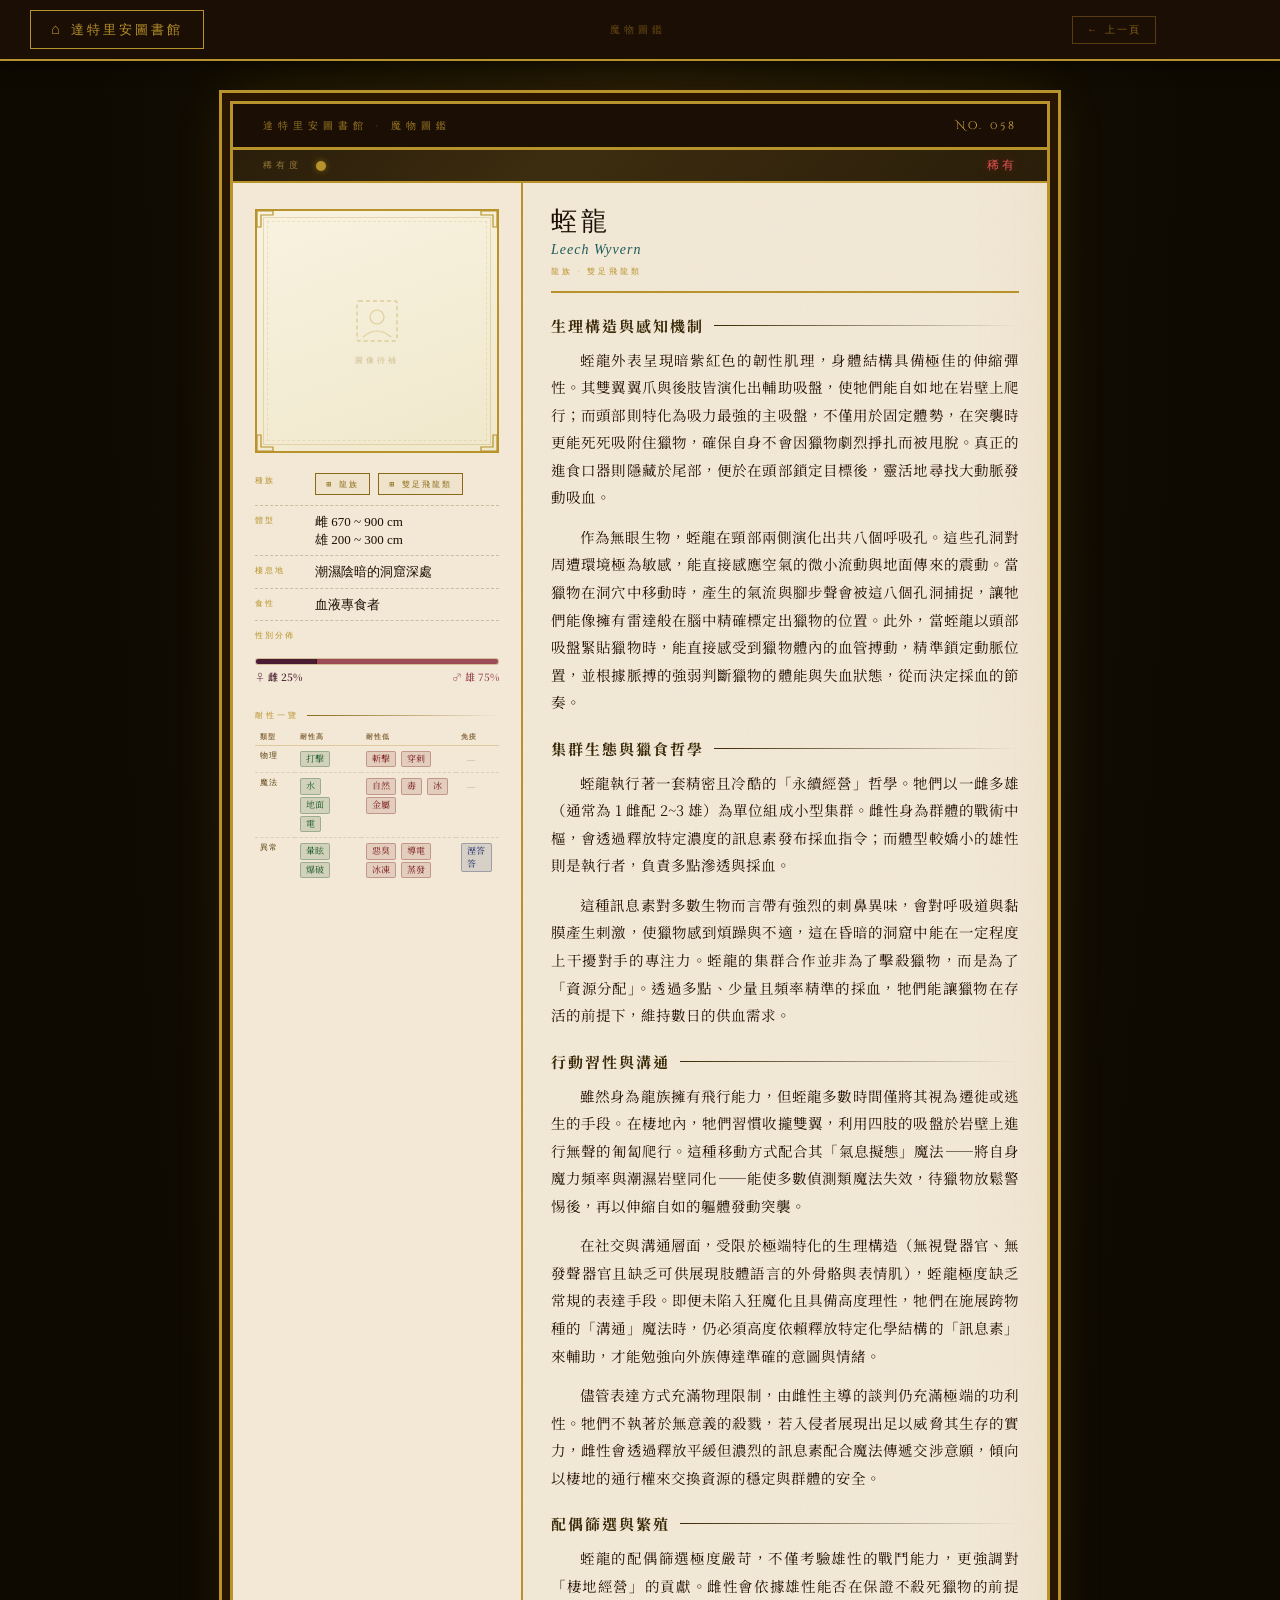
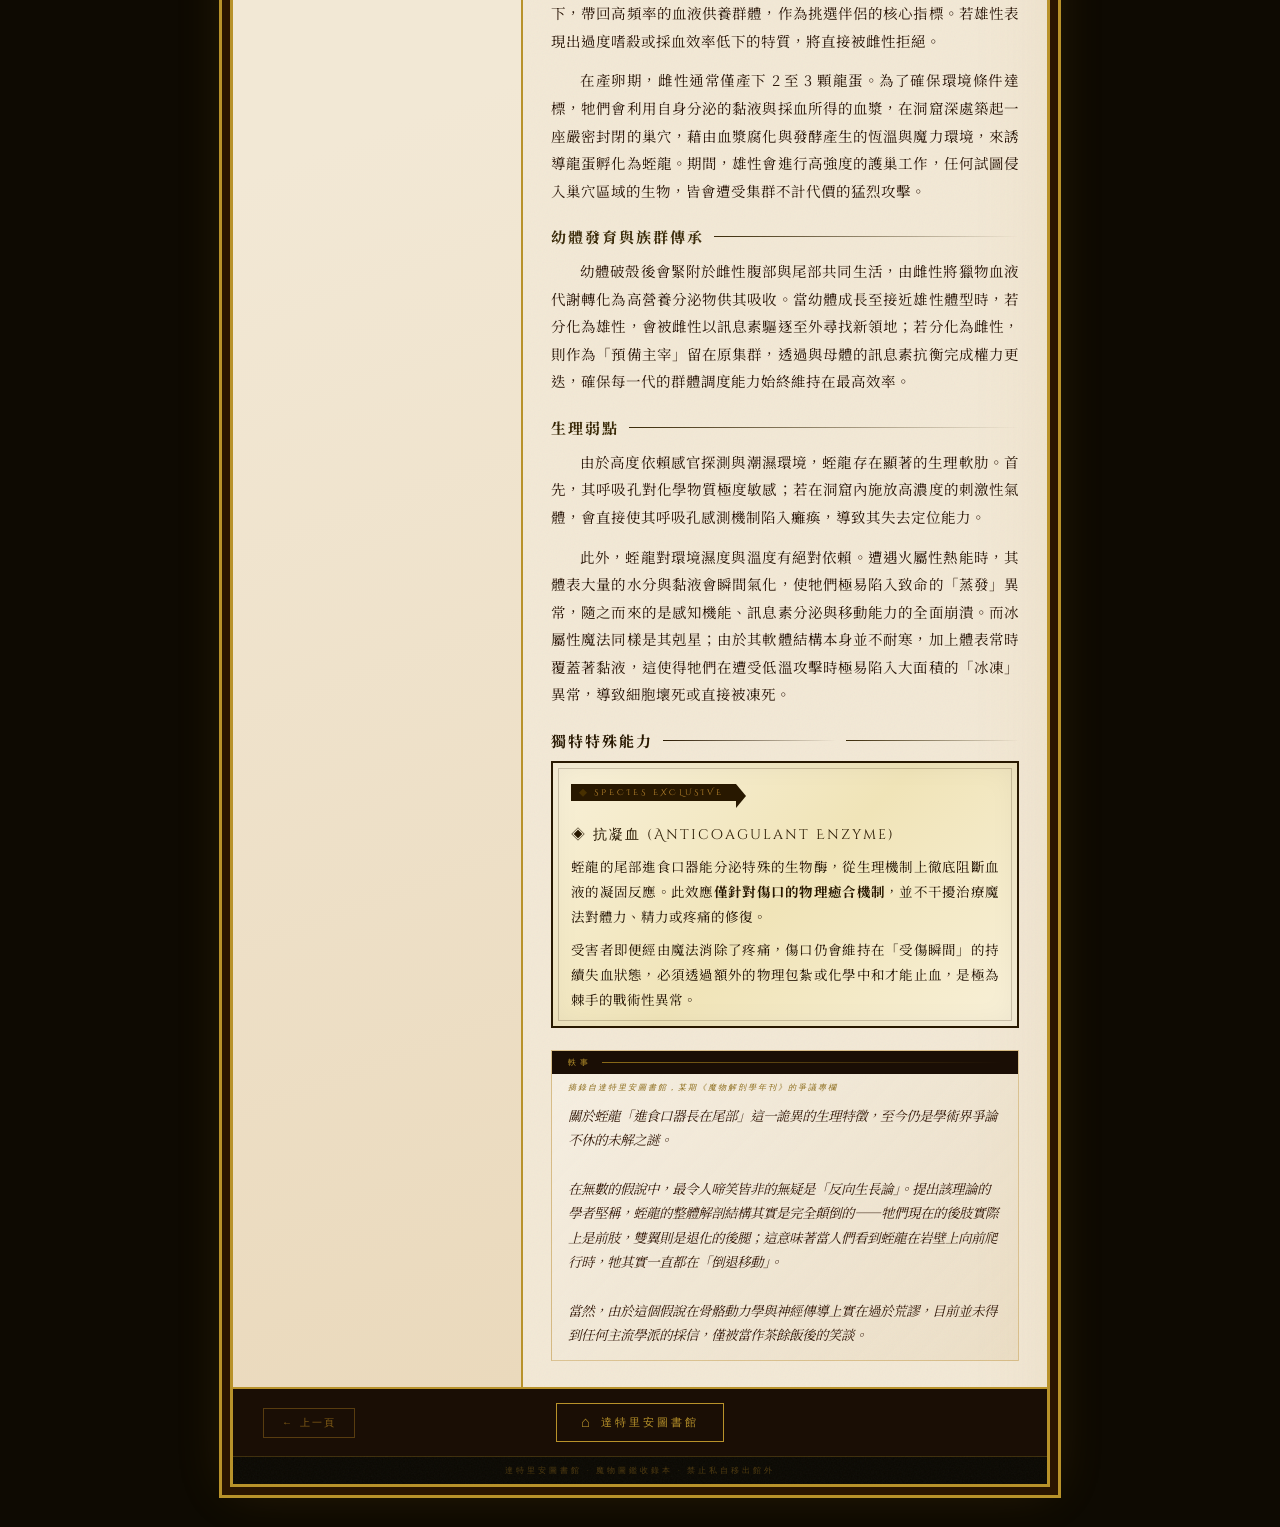
<file: Leech_Wyvern.html>
<!DOCTYPE html>
<html lang="zh-TW">
<head>
<meta charset="UTF-8">
<meta name="viewport" content="width=device-width, initial-scale=1.0">
<title>達特里安圖書館 — 蛭龍</title>
<link href="https://fonts.googleapis.com/css2?family=Cinzel+Decorative:wght@400;700;900&family=IM+Fell+English:ital@0;1&family=Noto+Serif+TC:wght@300;400;600;700&display=swap" rel="stylesheet">
<style>
  :root {
    --ink: #1a0e05;
    --parchment: #f2e8d5;
    --parchment-dark: #e0ceab;
    --parchment-mid: #ead9bc;
    --parchment-light: #f8f0e0;
    --gold: #b8922a;
    --gold-light: #d4a843;
    --gold-dim: #8a6a18;
    --teal: #1d5c5c;
    --accent: #3a2a08;
    --accent2: #5a4010;
    --unique: #281800;
    --unique-light: #483000;
    --nav-bg: #1a0e05;
    
    /* 蛭龍專屬色系 */
    --leech-accent: #7a2240;
    --leech-female: #4a1c31;
    --leech-male: #9c4b57;
  }

  * { margin:0; padding:0; box-sizing:border-box; }

  body {
    background: #0e0a02;
    font-family: 'Noto Serif TC', serif;
    color: var(--ink);
    min-height: 100vh;
    background-image: radial-gradient(ellipse at 50% 0%, #1e1604 0%, #0e0a02 60%);
  }

  .top-nav {
    background: var(--nav-bg);
    border-bottom: 2px solid var(--gold);
    padding: 10px 30px;
    display: flex;
    align-items: center;
    justify-content: space-between;
    position: sticky;
    top: 0;
    z-index: 100;
    box-shadow: 0 2px 20px rgba(0,0,0,0.5);
  }
  .nav-home {
    font-family: 'Cinzel Decorative', serif;
    font-size: 13px;
    letter-spacing: 3px;
    color: var(--gold);
    text-decoration: none;
    padding: 8px 20px;
    border: 1.5px solid var(--gold);
    transition: all 0.2s;
    display: flex;
    align-items: center;
    gap: 8px;
  }
  .nav-home:hover { background: var(--gold); color: var(--nav-bg); }
  .nav-home::before { content: '⌂'; font-size: 15px; }
  .nav-arrows { display: flex; gap: 10px; }
  .nav-btn {
    font-family: 'Cinzel Decorative', serif;
    font-size: 10px;
    letter-spacing: 2px;
    color: rgba(180,130,30,0.7);
    text-decoration: none;
    padding: 6px 14px;
    border: 1px solid rgba(180,130,30,0.4);
    transition: all 0.2s;
    display: flex;
    align-items: center;
    gap: 6px;
  }
  .nav-btn:hover { color: var(--gold); border-color: var(--gold); background: rgba(180,130,30,0.08); }
  .nav-btn.prev::before { content: '←'; }
  .nav-btn.next::after  { content: '→'; }
  .nav-title {
    font-family: 'Cinzel Decorative', serif;
    font-size: 10px;
    letter-spacing: 4px;
    color: rgba(180,130,30,0.5);
    text-transform: uppercase;
  }

  .page-wrapper { max-width: 860px; width: 100%; margin: 40px auto; padding: 0 20px; }

  .codex {
    background: var(--parchment);
    position: relative;
    border: 3px solid var(--gold);
    box-shadow:
      0 0 0 8px #2a1500,
      0 0 0 11px var(--gold),
      0 0 50px rgba(180,130,30,0.2),
      inset 0 0 80px rgba(180,140,60,0.1);
    overflow: hidden;
    animation: fadeIn 1s ease both;
  }
  @keyframes fadeIn { from{opacity:0;transform:translateY(16px)} to{opacity:1;transform:translateY(0)} }
  .codex::before {
    content:''; position:absolute; inset:0;
    background-image: url("data:image/svg+xml,%3Csvg xmlns='http://www.w3.org/2000/svg' width='300' height='300'%3E%3Cfilter id='n'%3E%3CfeTurbulence type='fractalNoise' baseFrequency='0.65' numOctaves='3' stitchTiles='stitch'/%3E%3C/filter%3E%3Crect width='300' height='300' filter='url(%23n)' opacity='0.06'/%3E%3C/svg%3E");
    pointer-events:none; z-index:0; opacity:0.7;
  }

  .header-band {
    background: var(--ink);
    padding: 14px 30px;
    display: flex;
    align-items: center;
    justify-content: space-between;
    position: relative;
    z-index: 2;
    border-bottom: 3px solid var(--gold);
  }
  .library-label { font-family:'Cinzel Decorative',serif; font-size:10px; letter-spacing:5px; color:var(--gold); text-transform:uppercase; opacity:0.8; }
  .entry-num { font-family:'Cinzel Decorative',serif; font-size:11px; color:var(--gold-light); letter-spacing:3px; }

  .rarity-strip {
    background: linear-gradient(135deg, #2a1e0a 0%, #3d2d10 40%, #2a1e0a 100%);
    padding: 7px 30px;
    display: flex;
    align-items: center;
    gap: 14px;
    border-bottom: 2px solid var(--gold);
    position: relative;
    z-index: 2;
  }
  .rarity-label { font-family:'Cinzel Decorative',serif; font-size:9px; letter-spacing:4px; color:rgba(200,160,80,0.7); text-transform:uppercase; }
  
  .rarity-dot {
    width: 10px; height: 10px;
    border-radius: 50%;
    background: var(--gold);
    box-shadow: 0 0 6px rgba(180,130,30,0.6);
    animation: rarityPulse 3s ease-in-out infinite;
  }
  @keyframes rarityPulse {
    0%, 100% { box-shadow: 0 0 4px rgba(180,130,30,0.5); opacity: 0.9; }
    50% { box-shadow: 0 0 10px rgba(212,168,67,0.9); opacity: 1; }
  }
  .rarity-name { font-family:'Cinzel Decorative',serif; font-size:12px; color:#e35252; letter-spacing:3px; margin-left:auto; text-shadow:0 0 10px rgba(138,28,28,0.5); }

  .main-content { display:grid; grid-template-columns:290px 1fr; position:relative; z-index:2; }

  .left-col {
    border-right:2px solid var(--gold); padding:26px 22px;
    display:flex; flex-direction:column; gap:20px;
    background:linear-gradient(160deg,var(--parchment) 55%,#ead9bc);
  }

  .image-frame {
    border:2px solid var(--gold); position:relative;
    background:linear-gradient(160deg,#f8f2e0,#f0e8cc);
    aspect-ratio:1; display:flex; align-items:center; justify-content:center; overflow:hidden;
  }
  .image-frame::before{content:'';position:absolute;inset:6px;border:1px solid rgba(180,130,30,0.25);pointer-events:none;}
  .image-frame::after{content:'';position:absolute;inset:10px;border:1px dashed rgba(180,130,30,0.15);pointer-events:none;}
  .image-placeholder{display:flex;flex-direction:column;align-items:center;gap:10px;opacity:0.35;}
  .image-placeholder svg{width:48px;height:48px;}
  .image-placeholder span{font-family:'Cinzel Decorative',serif;font-size:8px;letter-spacing:3px;color:var(--gold-dim);text-transform:uppercase;}
  .img-corner{position:absolute;width:18px;height:18px;}
  .img-corner svg{width:100%;height:100%;}
  .img-corner.tl{top:-1px;left:-1px;} .img-corner.tr{top:-1px;right:-1px;transform:scaleX(-1);}
  .img-corner.bl{bottom:-1px;left:-1px;transform:scaleY(-1);} .img-corner.br{bottom:-1px;right:-1px;transform:scale(-1,-1);}

  .quick-stats{display:flex;flex-direction:column;gap:7px;}
  .stat-row{display:flex;align-items:flex-start;gap:8px;border-bottom:1px dashed rgba(100,60,10,0.25);padding-bottom:6px;}
  .stat-key{font-family:'Cinzel Decorative',serif;font-size:8px;letter-spacing:2px;color:var(--gold);text-transform:uppercase;min-width:52px;padding-top:2px;flex-shrink:0;}
  .stat-val{font-family:'IM Fell English',serif;font-size:13px;color:var(--ink);line-height:1.4;}
  .sex-bar-wrap{width:100%;}
  .sex-bar{height:7px;background:var(--parchment-dark);border-radius:3px;overflow:hidden;margin-top:4px; border: 1px solid rgba(100,60,10,0.1); display: flex;}
  .sex-bar-labels{display:flex;justify-content:space-between;font-size:10px;color:#4a3525;margin-top:4px;font-family:'IM Fell English',serif; font-weight: 600;}
  .race-tag{display:inline-flex;align-items:center;gap:6px;border:1px solid var(--gold-dim);padding:3px 10px;font-family:'Cinzel Decorative',serif;font-size:8px;letter-spacing:2px;color:var(--gold-dim);cursor:pointer;transition:all 0.2s;text-decoration:none;background:rgba(180,130,30,0.05);margin-right:4px;margin-bottom:4px;}
  .race-tag:hover{border-color:var(--gold);color:var(--gold);background:rgba(180,130,30,0.12);}
  .race-tag::before{content:'⊞';font-size:10px;}

  .resist-section{width:100%;}
  .resist-title{font-family:'Cinzel Decorative',serif;font-size:8px;letter-spacing:3px;color:var(--gold);text-transform:uppercase;margin-bottom:8px;display:flex;align-items:center;gap:8px;}
  .resist-title::after{content:'';flex:1;height:1px;background:linear-gradient(to right,var(--gold-dim),transparent);}
  .resist-table{width:100%;border-collapse:collapse;font-family:'IM Fell English',serif;font-size:11px;}
  .resist-table th{font-family:'Cinzel Decorative',serif;font-size:7px;letter-spacing:1px;color:rgba(100,60,10,0.7);text-align:left;padding:3px 5px;border-bottom:1px solid rgba(180,130,30,0.3);}
  .resist-table td{padding:4px 5px;border-bottom:1px dashed rgba(100,60,10,0.15);vertical-align:top;line-height:1.6;color:var(--ink);}
  .resist-table td:first-child{font-family:'Cinzel Decorative',serif;font-size:8px;letter-spacing:1px;color:var(--accent2);white-space:nowrap;width:40px;}
  .tag{display:inline-block;font-size:9px;padding:1px 5px;border-radius:2px;margin:1px 2px 1px 0;font-family:'Noto Serif TC',serif;line-height:1.4;}
  .tag-high  {background:rgba(30,90,40,0.15);color:#1a5a28;border:1px solid rgba(30,90,40,0.3);}
  .tag-low   {background:rgba(120,25,25,0.12);color:#7a1a1a;border:1px solid rgba(120,25,25,0.3);}
  .tag-immune{background:rgba(25,40,90,0.12);color:#1a2a6a;border:1px solid rgba(25,40,90,0.3);}
  .tag-none  {color:rgba(100,60,10,0.35);font-style:italic;font-size:10px;}

  .right-col{padding:26px 28px;display:flex;flex-direction:column;gap:22px;}
  .name-block{border-bottom:2px solid var(--gold);padding-bottom:14px;}
  .monster-name-zh{font-family:'Cinzel Decorative',serif;font-size:26px;color:var(--ink);letter-spacing:4px;line-height:1.1;}
  .monster-name-en{font-family:'IM Fell English',serif;font-style:italic;font-size:14px;color:var(--teal);letter-spacing:1px;margin-top:4px;}
  .monster-class{font-family:'Cinzel Decorative',serif;font-size:8px;letter-spacing:3px;color:var(--gold);text-transform:uppercase;margin-top:8px;}

  .section-title{font-family:'Noto Serif TC',serif;font-weight:700;font-size:15px;letter-spacing:2px;color:var(--accent);display:flex;align-items:center;gap:10px;margin-bottom:10px;}
  .section-title::after{content:'';flex:1;height:1px;background:linear-gradient(to right,var(--accent),transparent);}

  .description-text{font-family:'Noto Serif TC',serif;font-size:14.5px;line-height:1.9;color:#2a1608;text-indent:2em; text-align: justify;}
  .description-text+.description-text{margin-top:12px;}

  .unique-wrap{
    position:relative;border:2px solid var(--unique);
    background:linear-gradient(135deg,#f8f0d8 0%,#f0e4b8 50%,#f8f0d8 100%);
    padding:16px 18px 14px;
    box-shadow:inset 0 0 30px rgba(40,24,0,0.06);
  }
  .unique-wrap::before{content:'';position:absolute;inset:5px;border:1px solid rgba(40,24,0,0.2);pointer-events:none;}
  .unique-badge{display:inline-flex;align-items:center;gap:7px;background:var(--unique);color:#c89030;font-family:'Cinzel Decorative',serif;font-size:8px;letter-spacing:3px;padding:3px 12px 3px 8px;margin-bottom:12px;position:relative;}
  .unique-badge::after{content:'';position:absolute;right:-10px;top:0;border-top:12px solid transparent;border-bottom:12px solid transparent;border-left:10px solid var(--unique);}
  
  .unique-gem {
    width: 8px; height: 8px;
    background: var(--unique-light);
    clip-path: polygon(50% 0%, 100% 50%, 50% 100%, 0% 50%);
    animation: gemGlow 2.5s ease-in-out infinite;
  }
  @keyframes gemGlow {
    0%, 100% { opacity: 0.85; filter: drop-shadow(0 0 2px var(--unique-light)); }
    50% { opacity: 1; filter: drop-shadow(0 0 6px var(--accent2)); }
  }
  .unique-name{font-family:'Cinzel Decorative',serif;font-size:14px;letter-spacing:2px;color:var(--unique);margin-bottom:10px;}
  .unique-desc{font-family:'Noto Serif TC',serif;font-size:13.5px;line-height:1.85;color:#201000;text-align:justify;}
  .unique-desc strong{color:var(--unique);}
  .unique-note{margin-top:10px;font-family:'Cinzel Decorative',serif;font-size:8px;line-height:1.5;letter-spacing:2px;color:var(--unique-light);opacity:0.8;border-top:1px dashed rgba(40,24,0,0.25);padding-top:8px;}

  .trivia-box{border:1px solid rgba(180,130,30,0.4);background:linear-gradient(135deg,rgba(255,255,255,0.3),rgba(210,185,140,0.2));overflow:hidden;}
  .trivia-header{background:var(--ink);padding:6px 16px;font-family:'Cinzel Decorative',serif;font-size:8px;letter-spacing:4px;color:var(--gold);display:flex;align-items:center;gap:10px;}
  .trivia-header::after{content:'';flex:1;height:1px;background:linear-gradient(to right,var(--gold-dim),transparent);}
  .trivia-source{font-family:'Cinzel Decorative',serif;font-size:8px;letter-spacing:2px;color:var(--gold-dim);padding:8px 16px 4px;font-style:italic;}
  .trivia-text{font-family:'Noto Serif TC',serif;font-style:italic;font-size:13.5px;line-height:1.8;color:#3a2010;padding:6px 16px 14px;}

  .bottom-nav{background:var(--nav-bg);border-top:2px solid var(--gold);padding:14px 30px;display:flex;align-items:center;justify-content:space-between;position:relative;z-index:2;}
  .bottom-nav .nav-home{font-size:11px;padding:8px 24px;}
  .bottom-nav .nav-btn{font-size:10px;padding:7px 18px;}

  .codex-footer{background:#0a0802;border-top:1px solid rgba(180,130,30,0.3);padding:8px 30px;display:flex;align-items:center;justify-content:center;z-index:2;}
  .footer-text{font-family:'Cinzel Decorative',serif;font-size:8px;letter-spacing:3px;color:rgba(180,130,30,0.4);text-align:center;text-transform:uppercase;}

  @media(max-width:640px){
    .main-content{grid-template-columns:1fr;}
    .left-col{border-right:none;border-bottom:2px solid var(--gold);}
    .monster-name-zh{font-size:20px;}
    .top-nav .nav-title{display:none;}
  }

.sex-bar-labels span{font-family:"Noto Serif TC",serif;}
</style>
<meta name="description" content="達特里安圖書館：蛭龍的生理構造、集群生態、耐性與抗凝血能力。"></head>
<body>

  <nav class="top-nav">
    <a href="index.html" class="nav-home">達特里安圖書館</a>
    <span class="nav-title">魔物圖鑑</span>
    <div class="nav-arrows">
      <a href="frost_skelemon.html" class="nav-btn prev">上一頁</a>
      <span class="nav-btn next" style="visibility:hidden" aria-hidden="true">下一頁</span>
    </div>
  </nav>

  <div class="page-wrapper">
  <div class="codex">

    <div class="header-band">
      <span class="library-label">達特里安圖書館 · 魔物圖鑑</span>
      <span class="entry-num">No. 058</span>
    </div>

    <div class="rarity-strip">
      <span class="rarity-label">稀有度</span>
      <div class="rarity-dot"></div>
      <span class="rarity-name">稀有</span>
    </div>

    <div class="main-content">

      <div class="left-col">

        <div class="image-frame">
          <div class="img-corner tl"><svg viewBox="0 0 18 18"><path d="M1,1 L17,1 L17,5 L5,5 L5,17 L1,17 Z" fill="none" stroke="#b8922a" stroke-width="1.2"/></svg></div>
          <div class="img-corner tr"><svg viewBox="0 0 18 18"><path d="M1,1 L17,1 L17,5 L5,5 L5,17 L1,17 Z" fill="none" stroke="#b8922a" stroke-width="1.2"/></svg></div>
          <div class="img-corner bl"><svg viewBox="0 0 18 18"><path d="M1,1 L17,1 L17,5 L5,5 L5,17 L1,17 Z" fill="none" stroke="#b8922a" stroke-width="1.2"/></svg></div>
          <div class="img-corner br"><svg viewBox="0 0 18 18"><path d="M1,1 L17,1 L17,5 L5,5 L5,17 L1,17 Z" fill="none" stroke="#b8922a" stroke-width="1.2"/></svg></div>
          <div class="image-placeholder">
            <svg viewBox="0 0 48 48" fill="none" xmlns="http://www.w3.org/2000/svg">
              <rect x="4" y="4" width="40" height="40" rx="2" stroke="#b8922a" stroke-width="1.5" stroke-dasharray="4,3"/>
              <circle cx="24" cy="20" r="7" stroke="#b8922a" stroke-width="1.2"/>
              <path d="M10,40 Q24,28 38,40" stroke="#b8922a" stroke-width="1.2" fill="none"/>
            </svg>
            <span>圖像待補</span>
          </div>
        </div>

        <div class="quick-stats">
          <div class="stat-row">
            <span class="stat-key">種族</span>
            <div style="display:flex;flex-wrap:wrap;gap:4px;">
              <span class="race-tag">龍族</span>
              <span class="race-tag">雙足飛龍類</span>
            </div>
          </div>
          <div class="stat-row"><span class="stat-key">體型</span><span class="stat-val">雌 670 ~ 900 cm<br>雄 200 ~ 300 cm</span></div>
          <div class="stat-row"><span class="stat-key">棲息地</span><span class="stat-val">潮濕陰暗的洞窟深處</span></div>
          <div class="stat-row"><span class="stat-key">食性</span><span class="stat-val">血液專食者</span></div>
          <div class="stat-row" style="border:none;flex-direction:column;align-items:flex-start;">
            <span class="stat-key" style="margin-bottom:5px;">性別分佈</span>
            <div class="sex-bar-wrap">
              <div class="sex-bar">
                <div style="height:100%; width:25%; background:var(--leech-female); border-right: 1px solid rgba(0,0,0,0.3);"></div>
                <div style="height:100%; width:75%; background:var(--leech-male);"></div>
              </div>
              <div class="sex-bar-labels">
                <span style="color:var(--leech-female);">♀ 雌 25%</span>
                <span style="color:var(--leech-male);">♂ 雄 75%</span>
              </div>
            </div>
          </div>
        </div>

        <div class="resist-section">
          <div class="resist-title">耐性一覽</div>
          <table class="resist-table">
            <thead>
              <tr>
                <th>類型</th>
                <th>耐性高</th>
                <th>耐性低</th>
                <th>免疫</th>
              </tr>
            </thead>
            <tbody>
              <tr>
                <td>物理</td>
                <td><span class="tag tag-high">打擊</span></td>
                <td>
                  <span class="tag tag-low">斬擊</span>
                  <span class="tag tag-low">穿刺</span>
                </td>
                <td><span class="tag tag-none">—</span></td>
              </tr>
              <tr>
                <td>魔法</td>
                <td>
                  <span class="tag tag-high">水</span>
                  <span class="tag tag-high">地面</span>
                  <span class="tag tag-high">電</span>
                </td>
                <td>
                  <span class="tag tag-low">自然</span>
                  <span class="tag tag-low">毒</span>
                  <span class="tag tag-low">冰</span>
                  <span class="tag tag-low">金屬</span>
                </td>
                <td><span class="tag tag-none">—</span></td>
              </tr>
              <tr>
                <td style="border:none;">異常</td>
                <td style="border:none;">
                  <span class="tag tag-high">暈眩</span>
                  <span class="tag tag-high">爆破</span>
                </td>
                <td style="border:none;">
                  <span class="tag tag-low">惡臭</span>
                  <span class="tag tag-low">導電</span>
                  <span class="tag tag-low">冰凍</span>
                  <span class="tag tag-low">蒸發</span>
                </td>
                <td style="border:none;">
                  <span class="tag tag-immune">溼答答</span>
                </td>
              </tr>
            </tbody>
          </table>
        </div>

      </div>

      <div class="right-col">

        <div class="name-block">
          <div class="monster-name-zh">蛭龍</div>
          <div class="monster-name-en">Leech Wyvern</div>
          <div class="monster-class">龍族 · 雙足飛龍類</div>
        </div>

        <div>
          <div class="section-title">生理構造與感知機制</div>
          <p class="description-text">
            蛭龍外表呈現暗紫紅色的韌性肌理，身體結構具備極佳的伸縮彈性。其雙翼翼爪與後肢皆演化出輔助吸盤，使牠們能自如地在岩壁上爬行；而頭部則特化為吸力最強的主吸盤，不僅用於固定體勢，在突襲時更能死死吸附住獵物，確保自身不會因獵物劇烈掙扎而被甩脫。真正的進食口器則隱藏於尾部，便於在頭部鎖定目標後，靈活地尋找大動脈發動吸血。
          </p>
          <p class="description-text">
            作為無眼生物，蛭龍在頸部兩側演化出共八個呼吸孔。這些孔洞對周遭環境極為敏感，能直接感應空氣的微小流動與地面傳來的震動。當獵物在洞穴中移動時，產生的氣流與腳步聲會被這八個孔洞捕捉，讓牠們能像擁有雷達般在腦中精確標定出獵物的位置。此外，當蛭龍以頭部吸盤緊貼獵物時，能直接感受到獵物體內的血管搏動，精準鎖定動脈位置，並根據脈搏的強弱判斷獵物的體能與失血狀態，從而決定採血的節奏。
          </p>
        </div>

        <div>
          <div class="section-title">集群生態與獵食哲學</div>
          <p class="description-text">
            蛭龍執行著一套精密且冷酷的「永續經營」哲學。牠們以一雌多雄（通常為 1 雌配 2~3 雄）為單位組成小型集群。雌性身為群體的戰術中樞，會透過釋放特定濃度的訊息素發布採血指令；而體型較嬌小的雄性則是執行者，負責多點滲透與採血。
          </p>
          <p class="description-text">
            這種訊息素對多數生物而言帶有強烈的刺鼻異味，會對呼吸道與黏膜產生刺激，使獵物感到煩躁與不適，這在昏暗的洞窟中能在一定程度上干擾對手的專注力。蛭龍的集群合作並非為了擊殺獵物，而是為了「資源分配」。透過多點、少量且頻率精準的採血，牠們能讓獵物在存活的前提下，維持數日的供血需求。
          </p>
        </div>

        <div>
          <div class="section-title">行動習性與溝通</div>
          <p class="description-text">
            雖然身為龍族擁有飛行能力，但蛭龍多數時間僅將其視為遷徙或逃生的手段。在棲地內，牠們習慣收攏雙翼，利用四肢的吸盤於岩壁上進行無聲的匍匐爬行。這種移動方式配合其「氣息擬態」魔法——將自身魔力頻率與潮濕岩壁同化——能使多數偵測類魔法失效，待獵物放鬆警惕後，再以伸縮自如的軀體發動突襲。
          </p>
          <p class="description-text">
            在社交與溝通層面，受限於極端特化的生理構造（無視覺器官、無發聲器官且缺乏可供展現肢體語言的外骨骼與表情肌），蛭龍極度缺乏常規的表達手段。即便未陷入狂魔化且具備高度理性，牠們在施展跨物種的「溝通」魔法時，仍必須高度依賴釋放特定化學結構的「訊息素」來輔助，才能勉強向外族傳達準確的意圖與情緒。
          </p>
          <p class="description-text">
            儘管表達方式充滿物理限制，由雌性主導的談判仍充滿極端的功利性。牠們不執著於無意義的殺戮，若入侵者展現出足以威脅其生存的實力，雌性會透過釋放平緩但濃烈的訊息素配合魔法傳遞交涉意願，傾向以棲地的通行權來交換資源的穩定與群體的安全。
          </p>
        </div>

        <div>
          <div class="section-title">配偶篩選與繁殖</div>
          <p class="description-text">
            蛭龍的配偶篩選極度嚴苛，不僅考驗雄性的戰鬥能力，更強調對「棲地經營」的貢獻。雌性會依據雄性能否在保證不殺死獵物的前提下，帶回高頻率的血液供養群體，作為挑選伴侶的核心指標。若雄性表現出過度嗜殺或採血效率低下的特質，將直接被雌性拒絕。
          </p>
          <p class="description-text">
            在產卵期，雌性通常僅產下 2 至 3 顆龍蛋。為了確保環境條件達標，牠們會利用自身分泌的黏液與採血所得的血漿，在洞窟深處築起一座嚴密封閉的巢穴，藉由血漿腐化與發酵產生的恆溫與魔力環境，來誘導龍蛋孵化為蛭龍。期間，雄性會進行高強度的護巢工作，任何試圖侵入巢穴區域的生物，皆會遭受集群不計代價的猛烈攻擊。
          </p>
        </div>

        <div>
          <div class="section-title">幼體發育與族群傳承</div>
          <p class="description-text">
            幼體破殼後會緊附於雌性腹部與尾部共同生活，由雌性將獵物血液代謝轉化為高營養分泌物供其吸收。當幼體成長至接近雄性體型時，若分化為雄性，會被雌性以訊息素驅逐至外尋找新領地；若分化為雌性，則作為「預備主宰」留在原集群，透過與母體的訊息素抗衡完成權力更迭，確保每一代的群體調度能力始終維持在最高效率。
          </p>
        </div>
        
        <div>
          <div class="section-title">生理弱點</div>
          <p class="description-text">
            由於高度依賴感官探測與潮濕環境，蛭龍存在顯著的生理軟肋。首先，其呼吸孔對化學物質極度敏感；若在洞窟內施放高濃度的刺激性氣體，會直接使其呼吸孔感測機制陷入癱瘓，導致其失去定位能力。
          </p>
          <p class="description-text">
            此外，蛭龍對環境濕度與溫度有絕對依賴。遭遇火屬性熱能時，其體表大量的水分與黏液會瞬間氣化，使牠們極易陷入致命的「蒸發」異常，隨之而來的是感知機能、訊息素分泌與移動能力的全面崩潰。而冰屬性魔法同樣是其剋星；由於其軟體結構本身並不耐寒，加上體表常時覆蓋著黏液，這使得牠們在遭受低溫攻擊時極易陷入大面積的「冰凍」異常，導致細胞壞死或直接被凍死。
          </p>
        </div>

        <div>
          <div class="section-title" style="color:var(--unique);">
            獨特特殊能力
            <span style="flex:1;height:1px;background:linear-gradient(to right,var(--unique),transparent);display:block;"></span>
          </div>
          <div class="unique-wrap">
            <div style="margin-bottom:12px;">
              <span class="unique-badge">
                <span class="unique-gem"></span>
                SPECIES EXCLUSIVE
              </span>
            </div>
            <div class="unique-name">◈ 抗凝血 (Anticoagulant Enzyme)</div>
            <p class="unique-desc">
              蛭龍的尾部進食口器能分泌特殊的生物酶，從生理機制上徹底阻斷血液的凝固反應。此效應<strong>僅針對傷口的物理癒合機制</strong>，並不干擾治療魔法對體力、精力或疼痛的修復。
            </p>
            <p class="unique-desc" style="margin-top:8px;">
              受害者即便經由魔法消除了疼痛，傷口仍會維持在「受傷瞬間」的持續失血狀態，必須透過額外的物理包紮或化學中和才能止血，是極為棘手的戰術性異常。
            </p>
          </div>
        </div>

        <div>
          <div class="trivia-box">
            <div class="trivia-header">軼事</div>
            <div class="trivia-source">摘錄自達特里安圖書館，某期《魔物解剖學年刊》的爭議專欄</div>
            <div class="trivia-text">
              關於蛭龍「進食口器長在尾部」這一詭異的生理特徵，至今仍是學術界爭論不休的未解之謎。<br><br>
              在無數的假說中，最令人啼笑皆非的無疑是「反向生長論」。提出該理論的學者堅稱，蛭龍的整體解剖結構其實是完全顛倒的——牠們現在的後肢實際上是前肢，雙翼則是退化的後腿；這意味著當人們看到蛭龍在岩壁上向前爬行時，牠其實一直都在「倒退移動」。<br><br>
              當然，由於這個假說在骨骼動力學與神經傳導上實在過於荒謬，目前並未得到任何主流學派的採信，僅被當作茶餘飯後的笑談。
            </div>
          </div>
        </div>

      </div>
    </div>

    <div class="bottom-nav">
      <div class="nav-arrows">
        <a href="frost_skelemon.html" class="nav-btn prev">上一頁</a>
      </div>
      <a href="index.html" class="nav-home">達特里安圖書館</a>
      <div class="nav-arrows">
        <span class="nav-btn next" style="visibility:hidden" aria-hidden="true">下一頁</span>
      </div>
    </div>

    <div class="codex-footer">
      <span class="footer-text">達特里安圖書館 · 魔物圖鑑收錄本 · 禁止私自移出館外</span>
    </div>

  </div>
  </div>

</body>
</html>
</file>
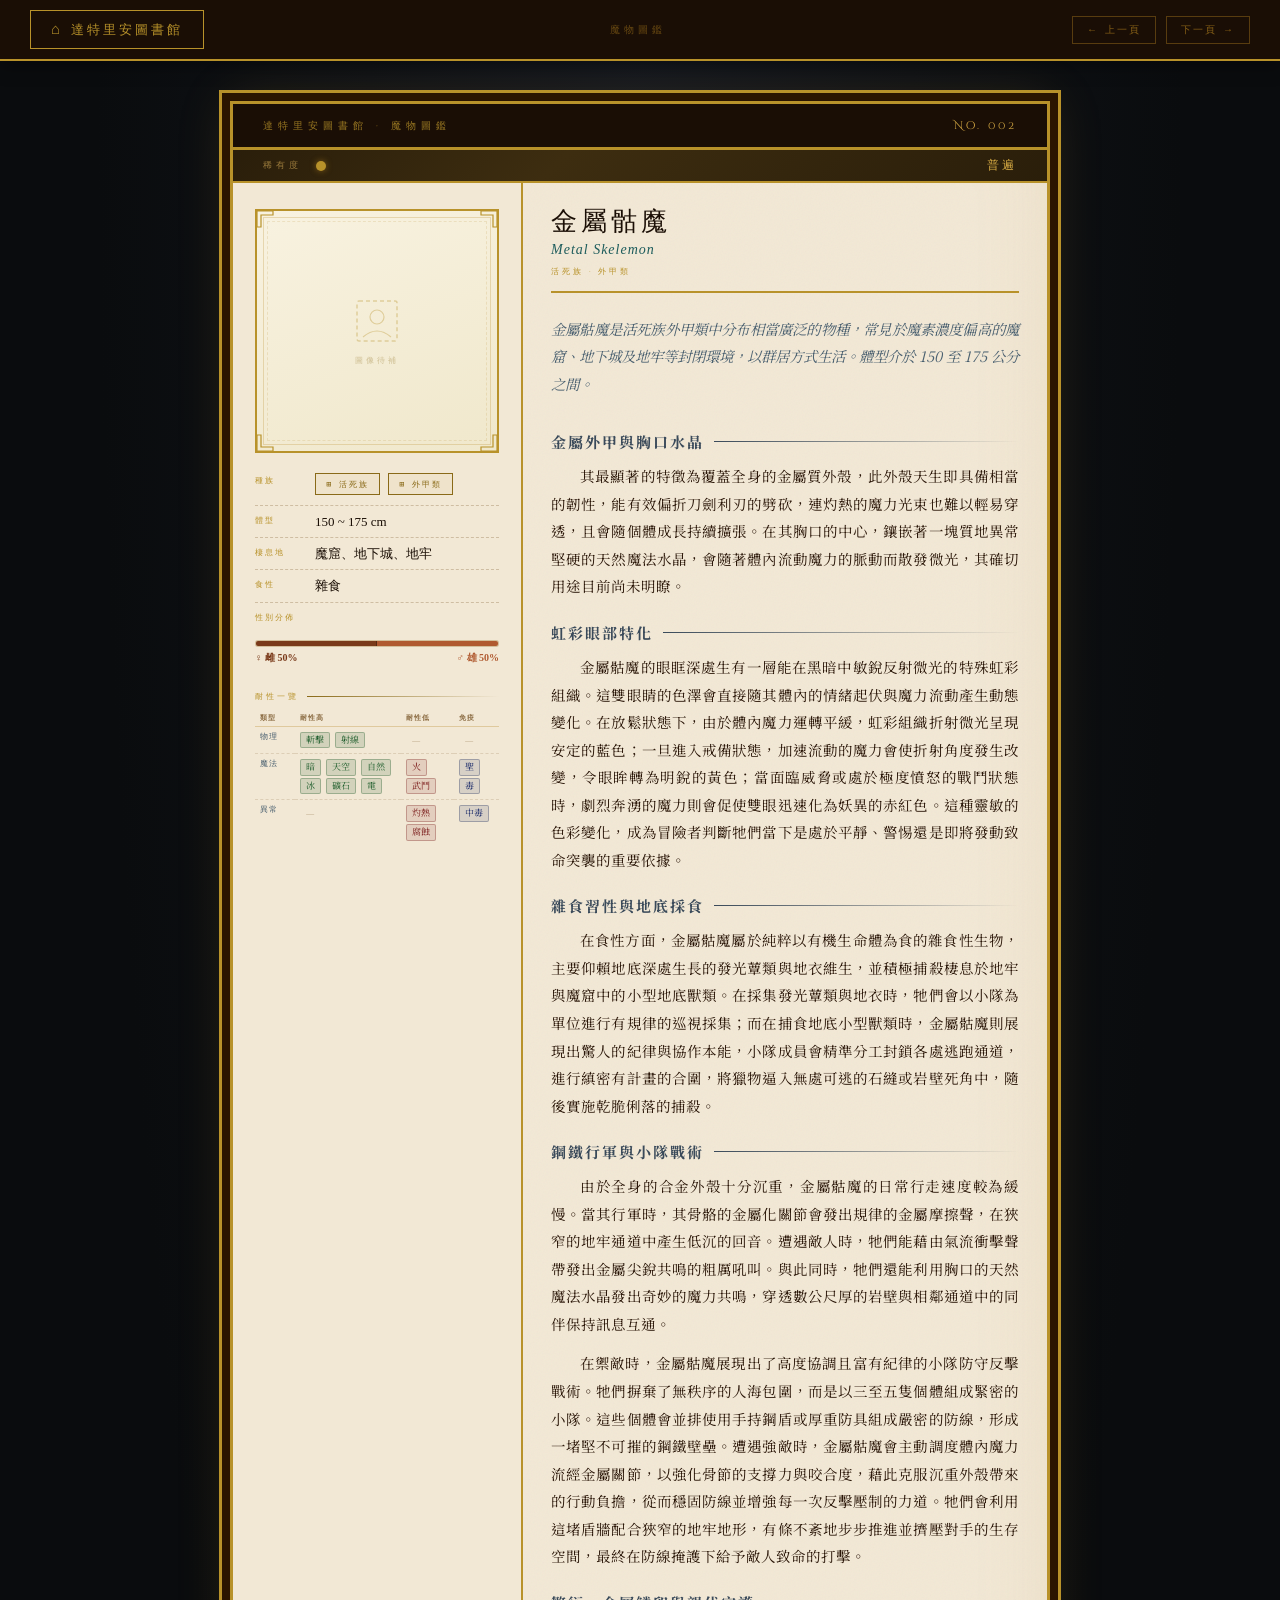
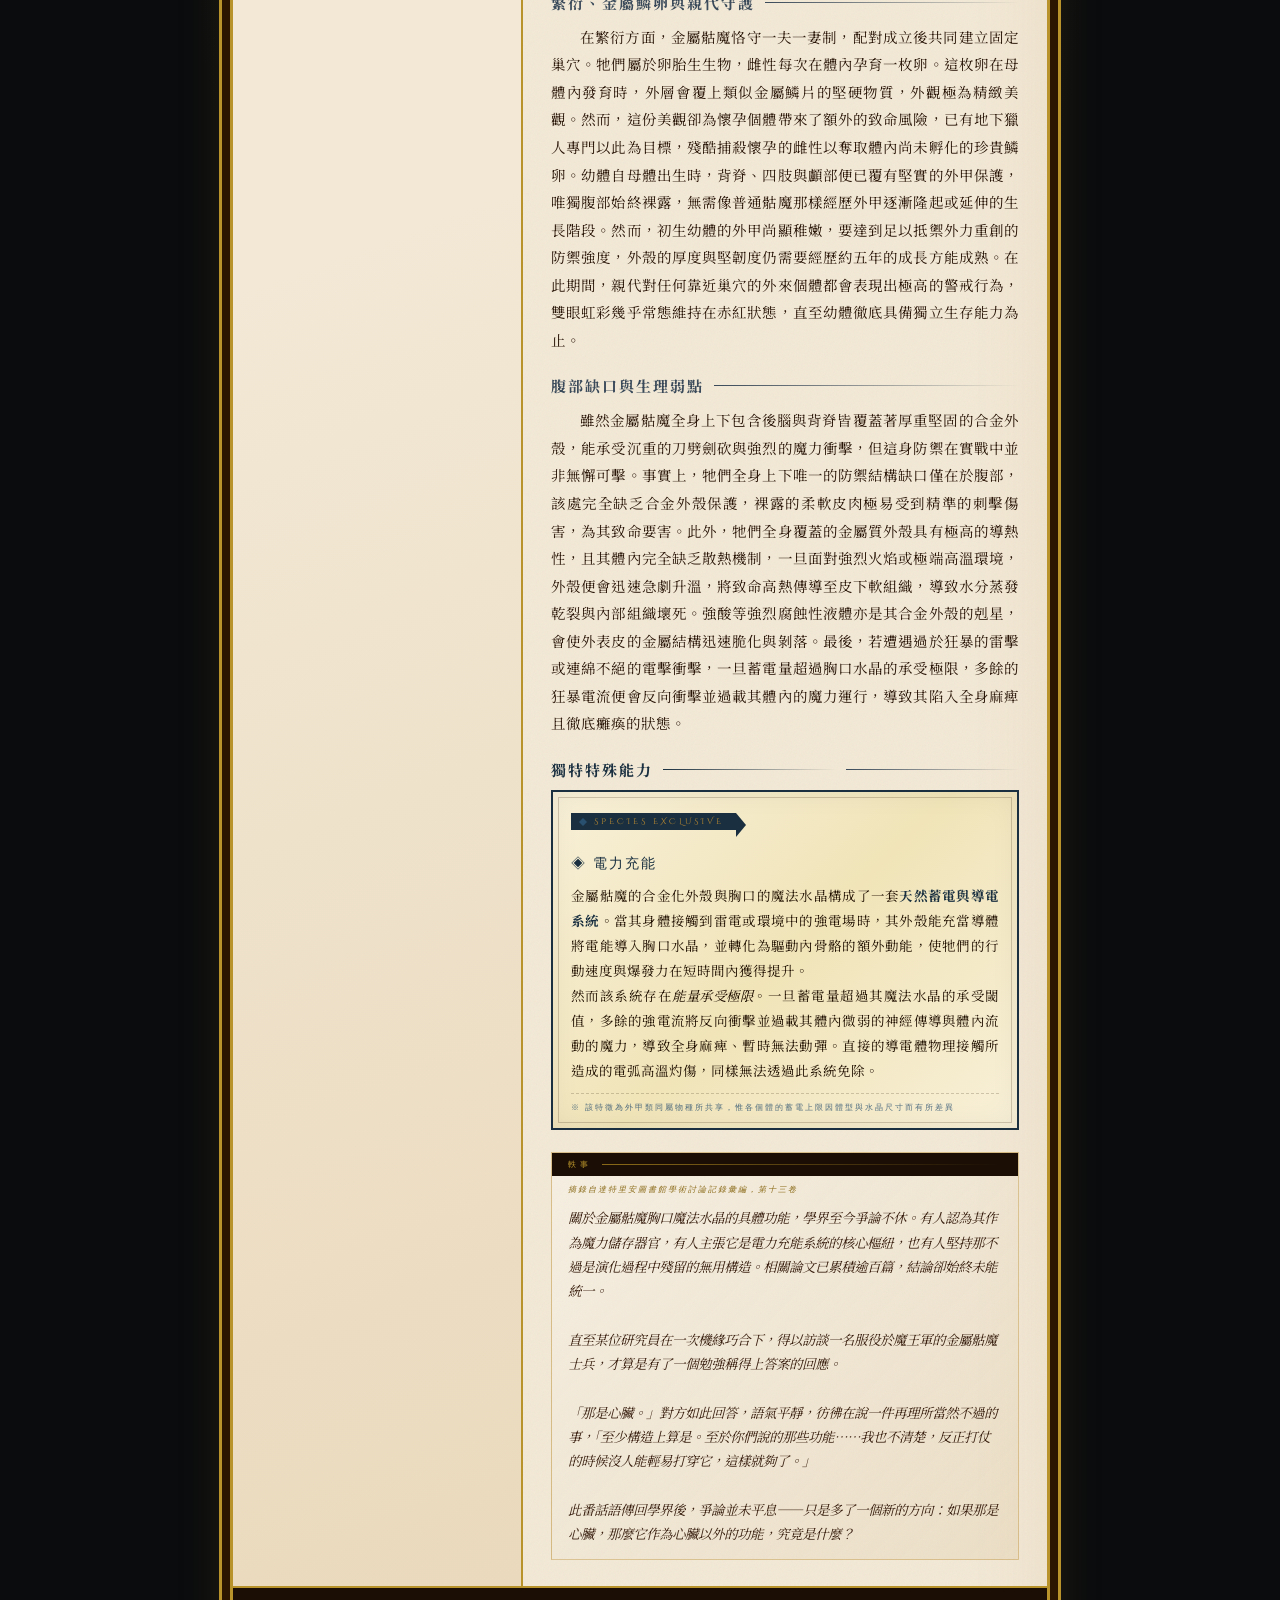
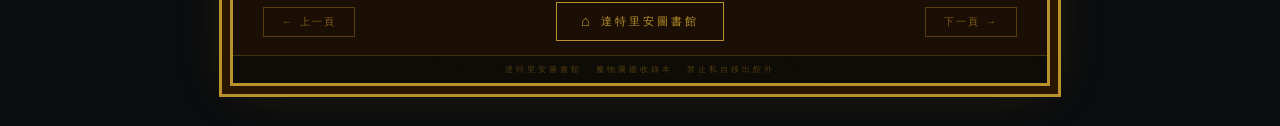
<file: metal_skelemon.html>
<!DOCTYPE html>
<html lang="zh-TW">
<head>
<meta charset="UTF-8">
<meta name="viewport" content="width=device-width, initial-scale=1.0">
<title>達特里安圖書館 — 金屬骷魔</title>
<link href="https://fonts.googleapis.com/css2?family=Cinzel+Decorative:wght@400;700;900&family=IM+Fell+English:ital@0;1&family=Noto+Serif+TC:wght@300;400;600;700&display=swap" rel="stylesheet">
<style>
  :root {
    --ink: #1a0e05;
    --parchment: #f2e8d5;
    --parchment-dark: #e0ceab;
    --parchment-mid: #ead9bc;
    --parchment-light: #f8f0e0;
    --gold: #b8922a;
    --gold-light: #d4a843;
    --gold-dim: #8a6a18;
    --teal: #1d5c5c;
    --accent: #3a4a5a;
    --accent2: #4a6070;
    --unique: #1a3040;
    --unique-light: #2a5070;
    --nav-bg: #1a0e05;
    
    /* 魔物專屬性別色系 */
    --monster-female: #7a3a1a;
    --monster-male: #b05a30;
  }

  * { margin:0; padding:0; box-sizing:border-box; }

  body {
    background: #0a0c0e;
    font-family: 'Noto Serif TC', serif;
    color: var(--ink);
    min-height: 100vh;
    background-image: radial-gradient(ellipse at 50% 0%, #141820 0%, #0a0c0e 60%);
  }

  .top-nav {
    background: var(--nav-bg);
    border-bottom: 2px solid var(--gold);
    padding: 10px 30px;
    display: flex;
    align-items: center;
    justify-content: space-between;
    position: sticky;
    top: 0;
    z-index: 100;
    box-shadow: 0 2px 20px rgba(0,0,0,0.5);
  }
  .nav-home {
    font-family: 'Cinzel Decorative', serif;
    font-size: 13px;
    letter-spacing: 3px;
    color: var(--gold);
    text-decoration: none;
    padding: 8px 20px;
    border: 1.5px solid var(--gold);
    transition: all 0.2s;
    display: flex;
    align-items: center;
    gap: 8px;
  }
  .nav-home:hover { background: var(--gold); color: var(--nav-bg); }
  .nav-home::before { content: '⌂'; font-size: 15px; }
  .nav-arrows { display: flex; gap: 10px; }
  .nav-btn {
    font-family: 'Cinzel Decorative', serif;
    font-size: 10px;
    letter-spacing: 2px;
    color: rgba(180,130,30,0.7);
    text-decoration: none;
    padding: 6px 14px;
    border: 1px solid rgba(180,130,30,0.4);
    transition: all 0.2s;
    display: flex;
    align-items: center;
    gap: 6px;
  }
  .nav-btn:hover { color: var(--gold); border-color: var(--gold); background: rgba(180,130,30,0.08); }
  .nav-btn.prev::before { content: '←'; }
  .nav-btn.next::after  { content: '→'; }
  .nav-title {
    font-family: 'Cinzel Decorative', serif;
    font-size: 10px;
    letter-spacing: 4px;
    color: rgba(180,130,30,0.5);
    text-transform: uppercase;
  }

  .page-wrapper { max-width: 860px; width: 100%; margin: 40px auto; padding: 0 20px; }

  .codex {
    background: var(--parchment);
    position: relative;
    border: 3px solid var(--gold);
    box-shadow:
      0 0 0 8px #2a1500,
      0 0 0 11px var(--gold),
      0 0 50px rgba(180,130,30,0.2),
      inset 0 0 80px rgba(180,140,60,0.1);
    overflow: hidden;
    animation: fadeIn 1s ease both;
  }
  @keyframes fadeIn { from{opacity:0;transform:translateY(16px)} to{opacity:1;transform:translateY(0)} }
  .codex::before {
    content:''; position:absolute; inset:0;
    background-image: url("data:image/svg+xml,%3Csvg xmlns='http://www.w3.org/2000/svg' width='300' height='300'%3E%3Cfilter id='n'%3E%3CfeTurbulence type='fractalNoise' baseFrequency='0.65' numOctaves='3' stitchTiles='stitch'/%3E%3C/filter%3E%3Crect width='300' height='300' filter='url(%23n)' opacity='0.06'/%3E%3C/svg%3E");
    pointer-events:none; z-index:0; opacity:0.7;
  }

  .header-band {
    background: var(--ink);
    padding: 14px 30px;
    display: flex;
    align-items: center;
    justify-content: space-between;
    position: relative;
    z-index: 2;
    border-bottom: 3px solid var(--gold);
  }
  .library-label { font-family:'Cinzel Decorative',serif; font-size:10px; letter-spacing:5px; color:var(--gold); text-transform:uppercase; opacity:0.8; }
  .entry-num { font-family:'Cinzel Decorative',serif; font-size:11px; color:var(--gold-light); letter-spacing:3px; }

  .rarity-strip {
    background: linear-gradient(135deg, #2a1e0a 0%, #3d2d10 40%, #2a1e0a 100%);
    padding: 7px 30px;
    display: flex;
    align-items: center;
    gap: 14px;
    border-bottom: 2px solid var(--gold);
    position: relative;
    z-index: 2;
  }
  .rarity-label { font-family:'Cinzel Decorative',serif; font-size:9px; letter-spacing:4px; color:rgba(200,160,80,0.7); text-transform:uppercase; }
  
  .rarity-dot {
    width: 10px; height: 10px;
    border-radius: 50%;
    background: var(--gold);
    box-shadow: 0 0 6px rgba(180,130,30,0.6);
    animation: rarityPulse 3s ease-in-out infinite;
  }
  @keyframes rarityPulse {
    0%, 100% { box-shadow: 0 0 4px rgba(180,130,30,0.5); opacity: 0.9; }
    50% { box-shadow: 0 0 10px rgba(212,168,67,0.9); opacity: 1; }
  }
  .rarity-name { font-family:'Cinzel Decorative',serif; font-size:12px; color:var(--gold-light); letter-spacing:3px; margin-left:auto; }

  .main-content { display:grid; grid-template-columns:290px 1fr; position:relative; z-index:2; }

  .left-col {
    border-right:2px solid var(--gold); padding:26px 22px;
    display:flex; flex-direction:column; gap:20px;
    background:linear-gradient(160deg,var(--parchment) 55%,#ead9bc);
  }

  .image-frame {
    border:2px solid var(--gold); position:relative;
    background:linear-gradient(160deg,#f8f2e0,#f0e8cc);
    aspect-ratio:1; display:flex; align-items:center; justify-content:center; overflow:hidden;
  }
  .image-frame::before{content:'';position:absolute;inset:6px;border:1px solid rgba(180,130,30,0.25);pointer-events:none;}
  .image-frame::after{content:'';position:absolute;inset:10px;border:1px dashed rgba(180,130,30,0.15);pointer-events:none;}
  .image-placeholder{display:flex;flex-direction:column;align-items:center;gap:10px;opacity:0.35;}
  .image-placeholder svg{width:48px;height:48px;}
  .image-placeholder span{font-family:'Cinzel Decorative',serif;font-size:8px;letter-spacing:3px;color:var(--gold-dim);text-transform:uppercase;}
  .img-corner{position:absolute;width:18px;height:18px;}
  .img-corner svg{width:100%;height:100%;}
  .img-corner.tl{top:-1px;left:-1px;} .img-corner.tr{top:-1px;right:-1px;transform:scaleX(-1);}
  .img-corner.bl{bottom:-1px;left:-1px;transform:scaleY(-1);} .img-corner.br{bottom:-1px;right:-1px;transform:scale(-1,-1);}

  .quick-stats{display:flex;flex-direction:column;gap:7px;}
  .stat-row{display:flex;align-items:flex-start;gap:8px;border-bottom:1px dashed rgba(100,60,10,0.25);padding-bottom:6px;}
  .stat-key{font-family:'Cinzel Decorative',serif;font-size:8px;letter-spacing:2px;color:var(--gold);text-transform:uppercase;min-width:52px;padding-top:2px;flex-shrink:0;}
  .stat-val{font-family:'IM Fell English',serif;font-size:13px;color:var(--ink);line-height:1.4;}
  .sex-bar-wrap{width:100%;}
  .sex-bar{height:7px;background:var(--parchment-dark);border-radius:3px;overflow:hidden;margin-top:4px; border: 1px solid rgba(100,60,10,0.1); display: flex;}
  .sex-bar-labels{display:flex;justify-content:space-between;font-size:10px;color:#4a3525;margin-top:4px;font-family:'IM Fell English',serif; font-weight: 600;}
  .race-tag{display:inline-flex;align-items:center;gap:6px;border:1px solid var(--gold-dim);padding:3px 10px;font-family:'Cinzel Decorative',serif;font-size:8px;letter-spacing:2px;color:var(--gold-dim);cursor:pointer;transition:all 0.2s;text-decoration:none;background:rgba(180,130,30,0.05);margin-right:4px;margin-bottom:4px;}
  .race-tag:hover{border-color:var(--gold);color:var(--gold);background:rgba(180,130,30,0.12);}
  .race-tag::before{content:'⊞';font-size:10px;}

  .resist-section{width:100%;}
  .resist-title{font-family:'Cinzel Decorative',serif;font-size:8px;letter-spacing:3px;color:var(--gold);text-transform:uppercase;margin-bottom:8px;display:flex;align-items:center;gap:8px;}
  .resist-title::after{content:'';flex:1;height:1px;background:linear-gradient(to right,var(--gold-dim),transparent);}
  .resist-table{width:100%;border-collapse:collapse;font-family:'IM Fell English',serif;font-size:11px;}
  .resist-table th{font-family:'Cinzel Decorative',serif;font-size:7px;letter-spacing:1px;color:rgba(100,60,10,0.7);text-align:left;padding:3px 5px;border-bottom:1px solid rgba(180,130,30,0.3);}
  .resist-table td{padding:4px 5px;border-bottom:1px dashed rgba(100,60,10,0.15);vertical-align:top;line-height:1.6;color:var(--ink);}
  .resist-table td:first-child{font-family:'Cinzel Decorative',serif;font-size:8px;letter-spacing:1px;color:var(--accent2);white-space:nowrap;width:40px;}
  .tag{display:inline-block;font-size:9px;padding:1px 5px;border-radius:2px;margin:1px 2px 1px 0;font-family:'Noto Serif TC',serif;line-height:1.4;}
  .tag-high  {background:rgba(30,90,40,0.15);color:#1a5a28;border:1px solid rgba(30,90,40,0.3);}
  .tag-low   {background:rgba(120,25,25,0.12);color:#7a1a1a;border:1px solid rgba(120,25,25,0.3);}
  .tag-immune{background:rgba(25,40,90,0.12);color:#1a2a6a;border:1px solid rgba(25,40,90,0.3);}
  .tag-none  {color:rgba(100,60,10,0.35);font-style:italic;font-size:10px;}

  .right-col{padding:26px 28px;display:flex;flex-direction:column;gap:22px;}
  .name-block{border-bottom:2px solid var(--gold);padding-bottom:14px;}
  .monster-name-zh{font-family:'Cinzel Decorative',serif;font-size:26px;color:var(--ink);letter-spacing:4px;line-height:1.1;}
  .monster-name-en{font-family:'IM Fell English',serif;font-style:italic;font-size:14px;color:var(--teal);letter-spacing:1px;margin-top:4px;}
  .monster-class{font-family:'Cinzel Decorative',serif;font-size:8px;letter-spacing:3px;color:var(--gold);text-transform:uppercase;margin-top:8px;}

  .section-title{font-family:'Noto Serif TC',serif;font-weight:700;font-size:15px;letter-spacing:2px;color:var(--accent);display:flex;align-items:center;gap:10px;margin-bottom:10px;}
  .section-title::after{content:'';flex:1;height:1px;background:linear-gradient(to right,var(--accent),transparent);}

  .description-text{font-family:'Noto Serif TC',serif;font-size:14.5px;line-height:1.9;color:#2a1608;text-indent:2em; text-align: justify;}
  .description-text+.description-text{margin-top:12px;}

  .unique-wrap{
    position:relative;border:2px solid var(--unique);
    background:linear-gradient(135deg,#f8f0d8 0%,#f0e4b8 50%,#f8f0d8 100%);
    padding:16px 18px 14px;
    box-shadow:inset 0 0 30px rgba(40,24,0,0.06);
  }
  .unique-wrap::before{content:'';position:absolute;inset:5px;border:1px solid rgba(40,24,0,0.2);pointer-events:none;}
  .unique-badge{display:inline-flex;align-items:center;gap:7px;background:var(--unique);color:#c89030;font-family:'Cinzel Decorative',serif;font-size:8px;letter-spacing:3px;padding:3px 12px 3px 8px;margin-bottom:12px;position:relative;}
  .unique-badge::after{content:'';position:absolute;right:-10px;top:0;border-top:12px solid transparent;border-bottom:12px solid transparent;border-left:10px solid var(--unique);}
  
  .unique-gem {
    width: 8px; height: 8px;
    background: var(--unique-light);
    clip-path: polygon(50% 0%, 100% 50%, 50% 100%, 0% 50%);
    animation: gemGlow 2.5s ease-in-out infinite;
  }
  @keyframes gemGlow {
    0%, 100% { opacity: 0.85; filter: drop-shadow(0 0 2px var(--unique-light)); }
    50% { opacity: 1; filter: drop-shadow(0 0 6px var(--accent2)); }
  }
  .unique-name{font-family:'Cinzel Decorative',serif;font-size:14px;letter-spacing:2px;color:var(--unique);margin-bottom:10px;}
  .unique-desc{font-family:'Noto Serif TC',serif;font-size:13.5px;line-height:1.85;color:#201000;text-align:justify;}
  .unique-desc strong{color:var(--unique);}
  .unique-note{margin-top:10px;font-family:'Cinzel Decorative',serif;font-size:8px;line-height:1.5;letter-spacing:2px;color:var(--unique-light);opacity:0.8;border-top:1px dashed rgba(40,24,0,0.25);padding-top:8px;}

  .trivia-box{border:1px solid rgba(180,130,30,0.4);background:linear-gradient(135deg,rgba(255,255,255,0.3),rgba(210,185,140,0.2));overflow:hidden;}
  .trivia-header{background:var(--ink);padding:6px 16px;font-family:'Cinzel Decorative',serif;font-size:8px;letter-spacing:4px;color:var(--gold);display:flex;align-items:center;gap:10px;}
  .trivia-header::after{content:'';flex:1;height:1px;background:linear-gradient(to right,var(--gold-dim),transparent);}
  .trivia-source{font-family:'Cinzel Decorative',serif;font-size:8px;letter-spacing:2px;color:var(--gold-dim);padding:8px 16px 4px;font-style:italic;}
  .trivia-text{font-family:'Noto Serif TC',serif;font-style:italic;font-size:13.5px;line-height:1.8;color:#3a2010;padding:6px 16px 14px;}

  .bottom-nav{background:var(--nav-bg);border-top:2px solid var(--gold);padding:14px 30px;display:flex;align-items:center;justify-content:space-between;position:relative;z-index:2;}
  .bottom-nav .nav-home{font-size:11px;padding:8px 24px;}
  .bottom-nav .nav-btn{font-size:10px;padding:7px 18px;}

  .codex-footer{background:#0a0802;border-top:1px solid rgba(180,130,30,0.3);padding:8px 30px;display:flex;align-items:center;justify-content:center;z-index:2;}
  .footer-text{font-family:'Cinzel Decorative',serif;font-size:8px;letter-spacing:3px;color:rgba(180,130,30,0.4);text-align:center;text-transform:uppercase;}

  @media(max-width:640px){
    .main-content{grid-template-columns:1fr;}
    .left-col{border-right:none;border-bottom:2px solid var(--gold);}
    .monster-name-zh{font-size:20px;}
    .top-nav .nav-title{display:none;}
  }
</style>
</head>
<body>

  <nav class="top-nav">
    <a href="index.html" class="nav-home">達特里安圖書館</a>
    <span class="nav-title">魔物圖鑑</span>
    <div class="nav-arrows">
      <a href="skelemon.html" class="nav-btn prev">上一頁</a>
      <a href="frost_skelemon.html" class="nav-btn next">下一頁</a>
    </div>
  </nav>

  <div class="page-wrapper">
  <div class="codex">

    <div class="header-band">
      <span class="library-label">達特里安圖書館 · 魔物圖鑑</span>
      <span class="entry-num">No. 002</span>
    </div>

    <div class="rarity-strip">
      <span class="rarity-label">稀有度</span>
      <div class="rarity-dot"></div>
      <span class="rarity-name" style="color:var(--gold-light);">普遍</span>
    </div>

    <div class="main-content">

      <div class="left-col">

        <div class="image-frame">
          <div class="img-corner tl"><svg viewBox="0 0 18 18"><path d="M1,1 L17,1 L17,5 L5,5 L5,17 L1,17 Z" fill="none" stroke="#b8922a" stroke-width="1.2"/></svg></div>
          <div class="img-corner tr"><svg viewBox="0 0 18 18"><path d="M1,1 L17,1 L17,5 L5,5 L5,17 L1,17 Z" fill="none" stroke="#b8922a" stroke-width="1.2"/></svg></div>
          <div class="img-corner bl"><svg viewBox="0 0 18 18"><path d="M1,1 L17,1 L17,5 L5,5 L5,17 L1,17 Z" fill="none" stroke="#b8922a" stroke-width="1.2"/></svg></div>
          <div class="img-corner br"><svg viewBox="0 0 18 18"><path d="M1,1 L17,1 L17,5 L5,5 L5,17 L1,17 Z" fill="none" stroke="#b8922a" stroke-width="1.2"/></svg></div>
          <div class="image-placeholder" style="display: flex;">
            <svg viewBox="0 0 48 48" fill="none" xmlns="http://www.w3.org/2000/svg">
              <rect x="4" y="4" width="40" height="40" rx="2" stroke="#b8922a" stroke-width="1.5" stroke-dasharray="4,3"/>
              <circle cx="24" cy="20" r="7" stroke="#b8922a" stroke-width="1.2"/>
              <path d="M10,40 Q24,28 38,40" stroke="#b8922a" stroke-width="1.2" fill="none"/>
            </svg>
            <span>圖像待補</span>
          </div>
        </div>

        <div class="quick-stats">
          <div class="stat-row">
            <span class="stat-key">種族</span>
            <div style="display:flex;flex-wrap:wrap;gap:4px;">
              <span class="race-tag">活死族</span>
              <span class="race-tag">外甲類</span>
            </div>
          </div>
          <div class="stat-row"><span class="stat-key">體型</span><span class="stat-val">150 ~ 175 cm</span></div>
          <div class="stat-row"><span class="stat-key">棲息地</span><span class="stat-val">魔窟、地下城、地牢</span></div>
          <div class="stat-row"><span class="stat-key">食性</span><span class="stat-val">雜食</span></div>
          <div class="stat-row" style="border:none;flex-direction:column;align-items:flex-start;">
            <span class="stat-key" style="margin-bottom:5px;">性別分佈</span>
            <div class="sex-bar-wrap">
              <div class="sex-bar">
                <div style="height:100%; width:50%; background:var(--monster-female); border-right: 1px solid rgba(0,0,0,0.3);"></div>
                <div style="height:100%; width:50%; background:var(--monster-male);"></div>
              </div>
              <div class="sex-bar-labels">
                <span style="color:var(--monster-female);">♀ 雌 50%</span>
                <span style="color:var(--monster-male);">♂ 雄 50%</span>
              </div>
            </div>
          </div>
        </div>

        <div class="resist-section">
          <div class="resist-title">耐性一覽</div>
          <table class="resist-table">
            <thead>
              <tr>
                <th>類型</th>
                <th>耐性高</th>
                <th>耐性低</th>
                <th>免疫</th>
              </tr>
            </thead>
            <tbody>
              <tr>
                <td>物理</td>
                <td><span class="tag tag-high">斬擊</span>
                  <span class="tag tag-high">射線</span></td>
                <td><span class="tag tag-none">—</span></td>
                <td><span class="tag tag-none">—</span></td>
              </tr>
              <tr>
                <td>魔法</td>
                <td><span class="tag tag-high">暗</span>
                  <span class="tag tag-high">天空</span>
                  <span class="tag tag-high">自然</span>
                  <span class="tag tag-high">冰</span>
                  <span class="tag tag-high">礦石</span>
                  <span class="tag tag-high">電</span></td>
                <td><span class="tag tag-low">火</span>
                  <span class="tag tag-low">武鬥</span></td>
                <td><span class="tag tag-immune">聖</span>
                  <span class="tag tag-immune">毒</span></td>
              </tr>
              <tr>
                <td style="border:none;">異常</td>
                <td style="border:none;"><span class="tag tag-none">—</span></td>
                <td style="border:none;"><span class="tag tag-low">灼熱</span>
                  <span class="tag tag-low">腐蝕</span></td>
                <td style="border:none;"><span class="tag tag-immune">中毒</span></td>
              </tr>
            </tbody>
          </table>
        </div>

      </div>

      <div class="right-col">

        <div class="name-block">
          <div class="monster-name-zh">金屬骷魔</div>
          <div class="monster-name-en">Metal Skelemon</div>
          <div class="monster-class">活死族 · 外甲類</div>
        </div>

        <p class="description-text" style="font-style: italic; color: var(--accent2); margin-bottom: 12px; text-indent: 0;">
          金屬骷魔是活死族外甲類中分布相當廣泛的物種，常見於魔素濃度偏高的魔窟、地下城及地牢等封閉環境，以群居方式生活。體型介於 150 至 175 公分之間。
        </p>

        <div>
          <div class="section-title">金屬外甲與胸口水晶</div>
          <p class="description-text">
            其最顯著的特徵為覆蓋全身的金屬質外殼，此外殼天生即具備相當的韌性，能有效偏折刀劍利刃的劈砍，連灼熱的魔力光束也難以輕易穿透，且會隨個體成長持續擴張。在其胸口的中心，鑲嵌著一塊質地異常堅硬的天然魔法水晶，會隨著體內流動魔力的脈動而散發微光，其確切用途目前尚未明瞭。
          </p>
        </div>

        <div>
          <div class="section-title">虹彩眼部特化</div>
          <p class="description-text">
            金屬骷魔的眼眶深處生有一層能在黑暗中敏銳反射微光的特殊虹彩組織。這雙眼睛的色澤會直接隨其體內的情緒起伏與魔力流動產生動態變化。在放鬆狀態下，由於體內魔力運轉平緩，虹彩組織折射微光呈現安定的藍色；一旦進入戒備狀態，加速流動的魔力會使折射角度發生改變，令眼眸轉為明銳的黃色；當面臨威脅或處於極度憤怒的戰鬥狀態時，劇烈奔湧的魔力則會促使雙眼迅速化為妖異的赤紅色。這種靈敏的色彩變化，成為冒險者判斷牠們當下是處於平靜、警惕還是即將發動致命突襲的重要依據。
          </p>
        </div>

        <div>
          <div class="section-title">雜食習性與地底採食</div>
          <p class="description-text">
            在食性方面，金屬骷魔屬於純粹以有機生命體為食的雜食性生物，主要仰賴地底深處生長的發光蕈類與地衣維生，並積極捕殺棲息於地牢與魔窟中的小型地底獸類。在採集發光蕈類與地衣時，牠們會以小隊為單位進行有規律的巡視採集；而在捕食地底小型獸類時，金屬骷魔則展現出驚人的紀律與協作本能，小隊成員會精準分工封鎖各處逃跑通道，進行縝密有計畫的合圍，將獵物逼入無處可逃的石縫或岩壁死角中，隨後實施乾脆俐落的捕殺。
          </p>
        </div>

        <div>
          <div class="section-title">鋼鐵行軍與小隊戰術</div>
          <p class="description-text">
            由於全身的合金外殼十分沉重，金屬骷魔的日常行走速度較為緩慢。當其行軍時，其骨骼的金屬化關節會發出規律的金屬摩擦聲，在狹窄的地牢通道中產生低沉的回音。遭遇敵人時，牠們能藉由氣流衝擊聲帶發出金屬尖銳共鳴的粗厲吼叫。與此同時，牠們還能利用胸口的天然魔法水晶發出奇妙的魔力共鳴，穿透數公尺厚的岩壁與相鄰通道中的同伴保持訊息互通。
          </p>
          <p class="description-text">
            在禦敵時，金屬骷魔展現出了高度協調且富有紀律的小隊防守反擊戰術。牠們摒棄了無秩序的人海包圍，而是以三至五隻個體組成緊密的小隊。這些個體會並排使用手持鋼盾或厚重防具組成嚴密的防線，形成一堵堅不可摧的鋼鐵壁壘。遭遇強敵時，金屬骷魔會主動調度體內魔力流經金屬關節，以強化骨節的支撐力與咬合度，藉此克服沉重外殼帶來的行動負擔，從而穩固防線並增強每一次反擊壓制的力道。牠們會利用這堵盾牆配合狹窄的地牢地形，有條不紊地步步推進並擠壓對手的生存空間，最終在防線掩護下給予敵人致命的打擊。
          </p>
        </div>

        <div>
          <div class="section-title">繁衍、金屬鱗卵與親代守護</div>
          <p class="description-text">
            在繁衍方面，金屬骷魔恪守一夫一妻制，配對成立後共同建立固定巢穴。牠們屬於卵胎生生物，雌性每次在體內孕育一枚卵。這枚卵在母體內發育時，外層會覆上類似金屬鱗片的堅硬物質，外觀極為精緻美觀。然而，這份美觀卻為懷孕個體帶來了額外的致命風險，已有地下獵人專門以此為目標，殘酷捕殺懷孕的雌性以奪取體內尚未孵化的珍貴鱗卵。幼體自母體出生時，背脊、四肢與顱部便已覆有堅實的外甲保護，唯獨腹部始終裸露，無需像普通骷魔那樣經歷外甲逐漸隆起或延伸的生長階段。然而，初生幼體的外甲尚顯稚嫩，要達到足以抵禦外力重創的防禦強度，外殼的厚度與堅韌度仍需要經歷約五年的成長方能成熟。在此期間，親代對任何靠近巢穴的外來個體都會表現出極高的警戒行為，雙眼虹彩幾乎常態維持在赤紅狀態，直至幼體徹底具備獨立生存能力為止。
          </p>
        </div>

        <div>
          <div class="section-title">腹部缺口與生理弱點</div>
          <p class="description-text">
            雖然金屬骷魔全身上下包含後腦與背脊皆覆蓋著厚重堅固的合金外殼，能承受沉重的刀劈劍砍與強烈的魔力衝擊，但這身防禦在實戰中並非無懈可擊。事實上，牠們全身上下唯一的防禦結構缺口僅在於腹部，該處完全缺乏合金外殼保護，裸露的柔軟皮肉極易受到精準的刺擊傷害，為其致命要害。此外，牠們全身覆蓋的金屬質外殼具有極高的導熱性，且其體內完全缺乏散熱機制，一旦面對強烈火焰或極端高溫環境，外殼便會迅速急劇升溫，將致命高熱傳導至皮下軟組織，導致水分蒸發乾裂與內部組織壞死。強酸等強烈腐蝕性液體亦是其合金外殼的剋星，會使外表皮的金屬結構迅速脆化與剝落。最後，若遭遇過於狂暴的雷擊或連綿不絕的電擊衝擊，一旦蓄電量超過胸口水晶的承受極限，多餘的狂暴電流便會反向衝擊並過載其體內的魔力運行，導致其陷入全身麻痺且徹底癱瘓的狀態。
          </p>
        </div>

        <div>
          <div class="section-title" style="color:var(--unique);">
            獨特特殊能力
            <span style="flex:1;height:1px;background:linear-gradient(to right,var(--unique),transparent);display:block;"></span>
          </div>
          <div class="unique-wrap">
            <div style="margin-bottom:12px;">
              <span class="unique-badge">
                <span class="unique-gem"></span>
                SPECIES EXCLUSIVE
              </span>
            </div>
            <div class="unique-name">◈ 電力充能</div>
            <p class="unique-desc">
              金屬骷魔的合金化外殼與胸口的魔法水晶構成了一套<strong>天然蓄電與導電系統</strong>。當其身體接觸到雷電或環境中的強電場時，其外殼能充當導體將電能導入胸口水晶，並轉化為驅動內骨骼的額外動能，使牠們的行動速度與爆發力在短時間內獲得提升。
            </p>
            <p class="unique-desc">
              然而該系統存在<em>能量承受極限</em>。一旦蓄電量超過其魔法水晶的承受閾值，多餘的強電流將反向衝擊並過載其體內微弱的神經傳導與體內流動的魔力，導致全身麻痺、暫時無法動彈。直接的導電體物理接觸所造成的電弧高溫灼傷，同樣無法透過此系統免除。
            </p>
            <div class="unique-note">※ 該特徵為外甲類同屬物種所共享，惟各個體的蓄電上限因體型與水晶尺寸而有所差異</div>
          </div>
        </div>

        <div>
          <div class="trivia-box">
            <div class="trivia-header">軼事</div>
            <div class="trivia-source">摘錄自達特里安圖書館學術討論記錄彙編，第十三卷</div>
            <div class="trivia-text">
              關於金屬骷魔胸口魔法水晶的具體功能，學界至今爭論不休。有人認為其作為魔力儲存器官，有人主張它是電力充能系統的核心樞紐，也有人堅持那不過是演化過程中殘留的無用構造。相關論文已累積逾百篇，結論卻始終未能統一。<br><br>直至某位研究員在一次機緣巧合下，得以訪談一名服役於魔王軍的金屬骷魔士兵，才算是有了一個勉強稱得上答案的回應。<br><br>「那是心臟。」對方如此回答，語氣平靜，彷彿在說一件再理所當然不過的事，「至少構造上算是。至於你們說的那些功能⋯⋯我也不清楚，反正打仗的時候沒人能輕易打穿它，這樣就夠了。」<br><br>此番話語傳回學界後，爭論並未平息——只是多了一個新的方向：如果那是心臟，那麼它作為心臟以外的功能，究竟是什麼？
            </div>
          </div>
        </div>

      </div>
    </div>

    <div class="bottom-nav">
      <div class="nav-arrows">
        <a href="skelemon.html" class="nav-btn prev">上一頁</a>
      </div>
      <a href="index.html" class="nav-home">達特里安圖書館</a>
      <div class="nav-arrows">
        <a href="frost_skelemon.html" class="nav-btn next">下一頁</a>
      </div>
    </div>

    <div class="codex-footer">
      <span class="footer-text">達特里安圖書館 · 魔物圖鑑收錄本 · 禁止私自移出館外</span>
    </div>

  </div>
  </div>

</body>
</html>
</file>
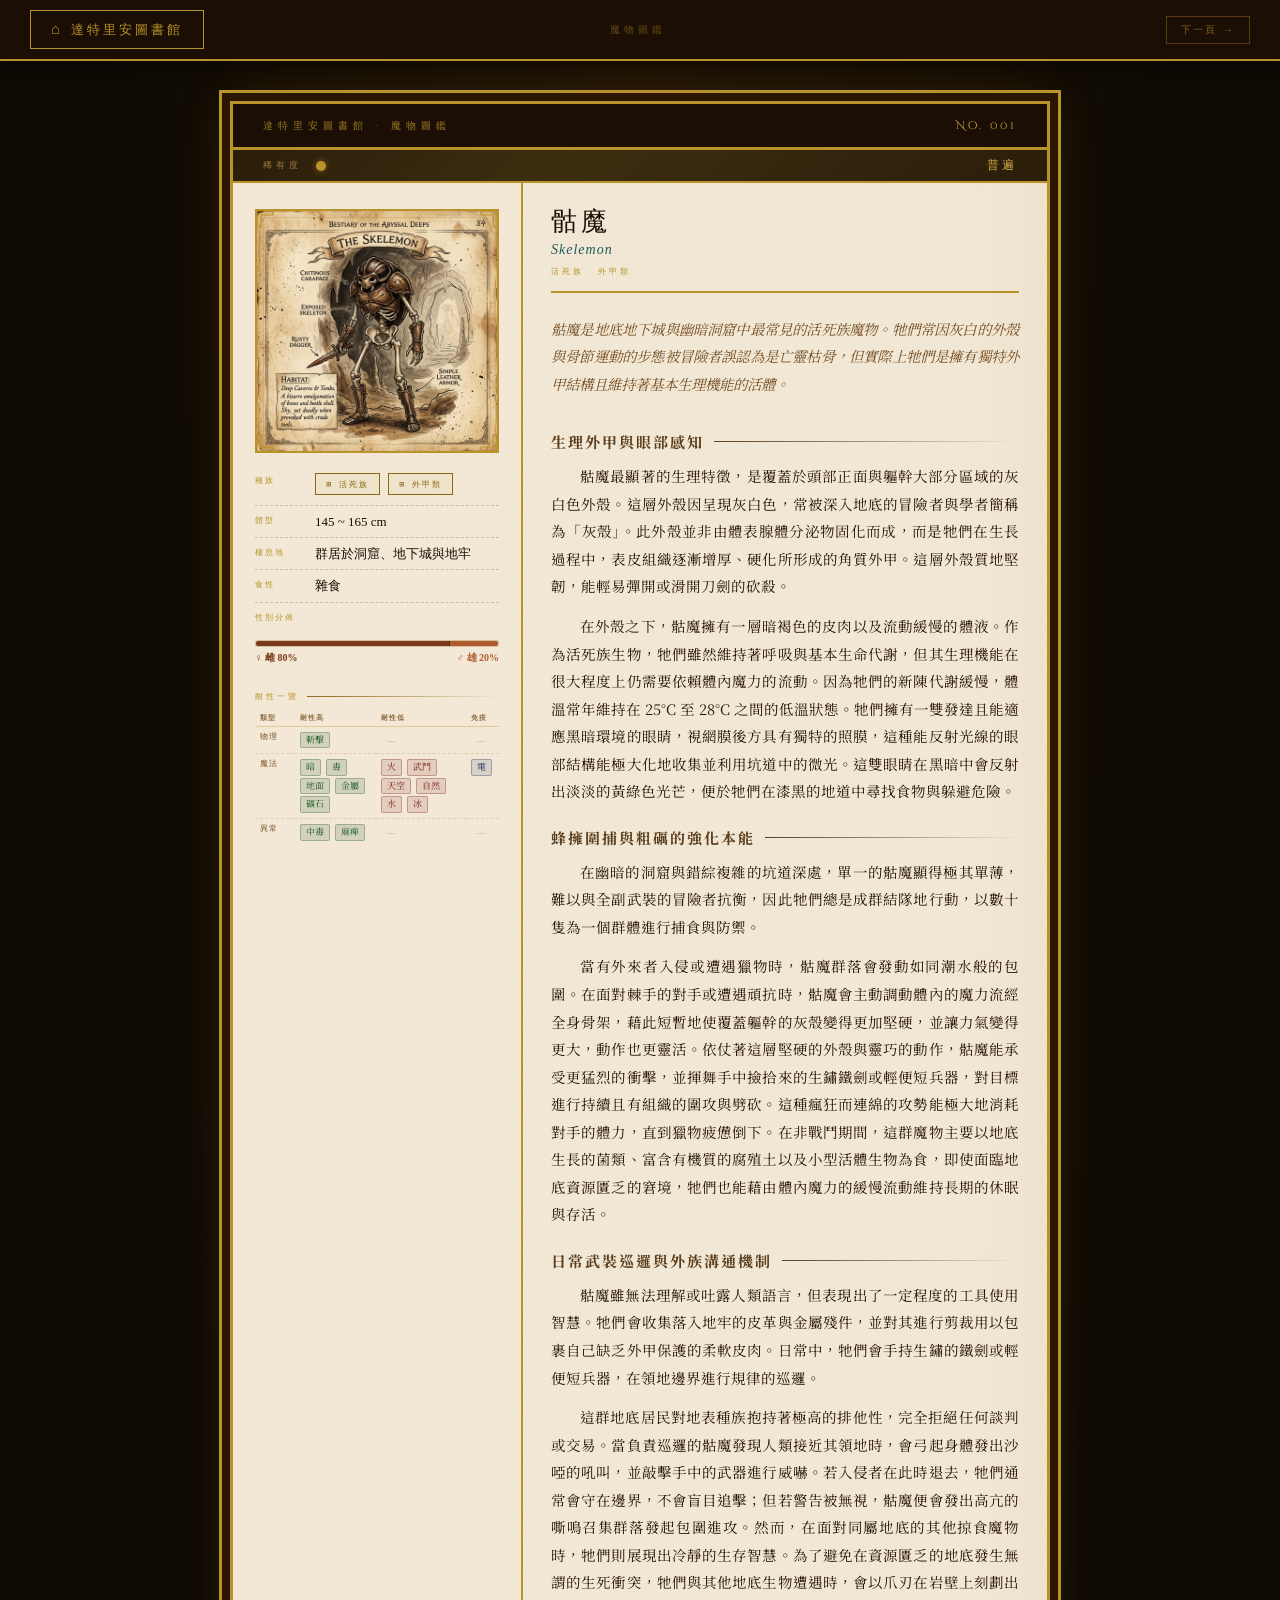
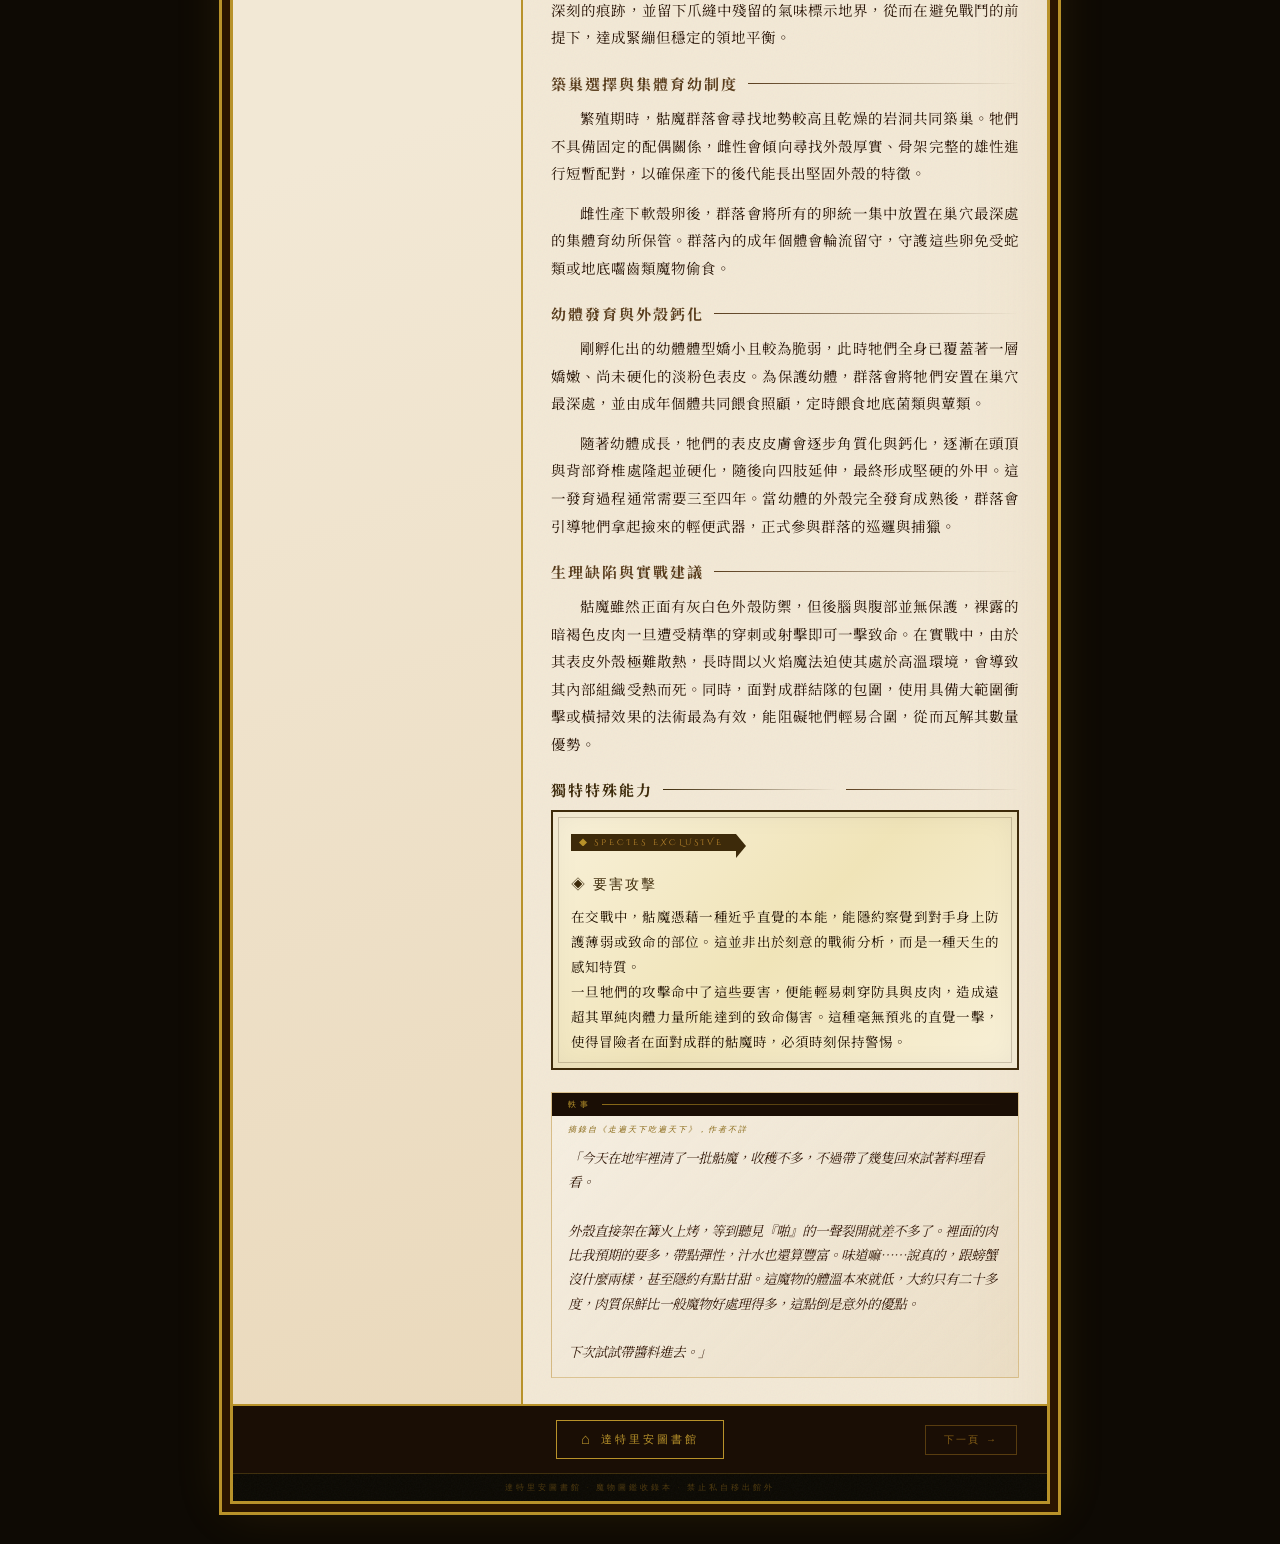
<file: skelemon.html>
<!DOCTYPE html>
<html lang="zh-TW">
<head>
<meta charset="UTF-8">
<meta name="viewport" content="width=device-width, initial-scale=1.0">
<title>達特里安圖書館 — 骷魔</title>
<link href="https://fonts.googleapis.com/css2?family=Cinzel+Decorative:wght@400;700;900&family=IM+Fell+English:ital@0;1&family=Noto+Serif+TC:wght@300;400;600;700&display=swap" rel="stylesheet">
<style>
  :root {
    --ink: #1a0e05;
    --parchment: #f2e8d5;
    --parchment-dark: #e0ceab;
    --parchment-mid: #ead9bc;
    --parchment-light: #f8f0e0;
    --gold: #b8922a;
    --gold-light: #d4a843;
    --gold-dim: #8a6a18;
    --teal: #1d5c5c;
    --accent: #5a3e1e;
    --accent2: #7a5228;
    --unique: #3d2a0a;
    --unique-light: #6b4a18;
    --nav-bg: #1a0e05;
    
    /* 魔物專屬性別色系 */
    --monster-female: #7a3a1a;
    --monster-male: #b05a30;
  }

  * { margin:0; padding:0; box-sizing:border-box; }

  body {
    background: #0e0a04;
    font-family: 'Noto Serif TC', serif;
    color: var(--ink);
    min-height: 100vh;
    background-image: radial-gradient(ellipse at 50% 0%, #1e1205 0%, #0e0a04 60%);
  }

  .top-nav {
    background: var(--nav-bg);
    border-bottom: 2px solid var(--gold);
    padding: 10px 30px;
    display: flex;
    align-items: center;
    justify-content: space-between;
    position: sticky;
    top: 0;
    z-index: 100;
    box-shadow: 0 2px 20px rgba(0,0,0,0.5);
  }
  .nav-home {
    font-family: 'Cinzel Decorative', serif;
    font-size: 13px;
    letter-spacing: 3px;
    color: var(--gold);
    text-decoration: none;
    padding: 8px 20px;
    border: 1.5px solid var(--gold);
    transition: all 0.2s;
    display: flex;
    align-items: center;
    gap: 8px;
  }
  .nav-home:hover { background: var(--gold); color: var(--nav-bg); }
  .nav-home::before { content: '⌂'; font-size: 15px; }
  .nav-arrows { display: flex; gap: 10px; }
  .nav-btn {
    font-family: 'Cinzel Decorative', serif;
    font-size: 10px;
    letter-spacing: 2px;
    color: rgba(180,130,30,0.7);
    text-decoration: none;
    padding: 6px 14px;
    border: 1px solid rgba(180,130,30,0.4);
    transition: all 0.2s;
    display: flex;
    align-items: center;
    gap: 6px;
  }
  .nav-btn:hover { color: var(--gold); border-color: var(--gold); background: rgba(180,130,30,0.08); }
  .nav-btn.prev::before { content: '←'; }
  .nav-btn.next::after  { content: '→'; }
  .nav-title {
    font-family: 'Cinzel Decorative', serif;
    font-size: 10px;
    letter-spacing: 4px;
    color: rgba(180,130,30,0.5);
    text-transform: uppercase;
  }

  .page-wrapper { max-width: 860px; width: 100%; margin: 40px auto; padding: 0 20px; }

  .codex {
    background: var(--parchment);
    position: relative;
    border: 3px solid var(--gold);
    box-shadow:
      0 0 0 8px #2a1500,
      0 0 0 11px var(--gold),
      0 0 50px rgba(180,130,30,0.2),
      inset 0 0 80px rgba(180,140,60,0.1);
    overflow: hidden;
    animation: fadeIn 1s ease both;
  }
  @keyframes fadeIn { from{opacity:0;transform:translateY(16px)} to{opacity:1;transform:translateY(0)} }
  .codex::before {
    content:''; position:absolute; inset:0;
    background-image: url("data:image/svg+xml,%3Csvg xmlns='http://www.w3.org/2000/svg' width='300' height='300'%3E%3Cfilter id='n'%3E%3CfeTurbulence type='fractalNoise' baseFrequency='0.65' numOctaves='3' stitchTiles='stitch'/%3E%3C/filter%3E%3Crect width='300' height='300' filter='url(%23n)' opacity='0.06'/%3E%3C/svg%3E");
    pointer-events:none; z-index:0; opacity:0.7;
  }

  .header-band {
    background: var(--ink);
    padding: 14px 30px;
    display: flex;
    align-items: center;
    justify-content: space-between;
    position: relative;
    z-index: 2;
    border-bottom: 3px solid var(--gold);
  }
  .library-label { font-family:'Cinzel Decorative',serif; font-size:10px; letter-spacing:5px; color:var(--gold); text-transform:uppercase; opacity:0.8; }
  .entry-num { font-family:'Cinzel Decorative',serif; font-size:11px; color:var(--gold-light); letter-spacing:3px; }

  .rarity-strip {
    background: linear-gradient(135deg, #2a1e0a 0%, #3d2d10 40%, #2a1e0a 100%);
    padding: 7px 30px;
    display: flex;
    align-items: center;
    gap: 14px;
    border-bottom: 2px solid var(--gold);
    position: relative;
    z-index: 2;
  }
  .rarity-label { font-family:'Cinzel Decorative',serif; font-size:9px; letter-spacing:4px; color:rgba(200,160,80,0.7); text-transform:uppercase; }
  
  .rarity-dot {
    width: 10px; height: 10px;
    border-radius: 50%;
    background: var(--gold);
    box-shadow: 0 0 6px rgba(180,130,30,0.6);
  }
  .rarity-name { font-family:'Cinzel Decorative',serif; font-size:12px; color:var(--gold-light); letter-spacing:3px; margin-left:auto; }

  .main-content { display:grid; grid-template-columns:290px 1fr; position:relative; z-index:2; }

  .left-col {
    border-right:2px solid var(--gold); padding:26px 22px;
    display:flex; flex-direction:column; gap:20px;
    background:linear-gradient(160deg,var(--parchment) 55%,#ead9bc);
  }

  .image-frame {
    border:2px solid var(--gold); position:relative;
    background:linear-gradient(160deg,#f8f2e0,#f0e8cc);
    aspect-ratio:1; display:flex; align-items:center; justify-content:center; overflow:hidden;
  }
  .image-frame::before{content:'';position:absolute;inset:6px;border:1px solid rgba(180,130,30,0.25);pointer-events:none;}
  .image-frame::after{content:'';position:absolute;inset:10px;border:1px dashed rgba(180,130,30,0.15);pointer-events:none;}
  .image-placeholder{display:flex;flex-direction:column;align-items:center;gap:10px;opacity:0.35;}
  .image-placeholder svg{width:48px;height:48px;}
  .image-placeholder span{font-family:'Cinzel Decorative',serif;font-size:8px;letter-spacing:3px;color:var(--gold-dim);text-transform:uppercase;}
  .img-corner{position:absolute;width:18px;height:18px;}
  .img-corner svg{width:100%;height:100%;}
  .img-corner.tl{top:-1px;left:-1px;} .img-corner.tr{top:-1px;right:-1px;transform:scaleX(-1);}
  .img-corner.bl{bottom:-1px;left:-1px;transform:scaleY(-1);} .img-corner.br{bottom:-1px;right:-1px;transform:scale(-1,-1);}

  .quick-stats{display:flex;flex-direction:column;gap:7px;}
  .stat-row{display:flex;align-items:flex-start;gap:8px;border-bottom:1px dashed rgba(100,60,10,0.25);padding-bottom:6px;}
  .stat-key{font-family:'Cinzel Decorative',serif;font-size:8px;letter-spacing:2px;color:var(--gold);text-transform:uppercase;min-width:52px;padding-top:2px;flex-shrink:0;}
  .stat-val{font-family:'IM Fell English',serif;font-size:13px;color:var(--ink);line-height:1.4;}
  .sex-bar-wrap{width:100%;}
  .sex-bar{height:7px;background:var(--parchment-dark);border-radius:3px;overflow:hidden;margin-top:4px; border: 1px solid rgba(100,60,10,0.1); display: flex;}
  .sex-bar-labels{display:flex;justify-content:space-between;font-size:10px;color:#4a3525;margin-top:4px;font-family:'IM Fell English',serif; font-weight: 600;}
  .race-tag{display:inline-flex;align-items:center;gap:6px;border:1px solid var(--gold-dim);padding:3px 10px;font-family:'Cinzel Decorative',serif;font-size:8px;letter-spacing:2px;color:var(--gold-dim);cursor:pointer;transition:all 0.2s;text-decoration:none;background:rgba(180,130,30,0.05);margin-right:4px;margin-bottom:4px;}
  .race-tag:hover{border-color:var(--gold);color:var(--gold);background:rgba(180,130,30,0.12);}
  .race-tag::before{content:'⊞';font-size:10px;}

  .resist-section{width:100%;}
  .resist-title{font-family:'Cinzel Decorative',serif;font-size:8px;letter-spacing:3px;color:var(--gold);text-transform:uppercase;margin-bottom:8px;display:flex;align-items:center;gap:8px;}
  .resist-title::after{content:'';flex:1;height:1px;background:linear-gradient(to right,var(--gold-dim),transparent);}
  .resist-table{width:100%;border-collapse:collapse;font-family:'IM Fell English',serif;font-size:11px;}
  .resist-table th{font-family:'Cinzel Decorative',serif;font-size:7px;letter-spacing:1px;color:rgba(100,60,10,0.7);text-align:left;padding:3px 5px;border-bottom:1px solid rgba(180,130,30,0.3);}
  .resist-table td{padding:4px 5px;border-bottom:1px dashed rgba(100,60,10,0.15);vertical-align:top;line-height:1.6;color:var(--ink);}
  .resist-table td:first-child{font-family:'Cinzel Decorative',serif;font-size:8px;letter-spacing:1px;color:var(--accent2);white-space:nowrap;width:40px;}
  .tag{display:inline-block;font-size:9px;padding:1px 5px;border-radius:2px;margin:1px 2px 1px 0;font-family:'Noto Serif TC',serif;line-height:1.4;}
  .tag-high  {background:rgba(30,90,40,0.15);color:#1a5a28;border:1px solid rgba(30,90,40,0.3);}
  .tag-low   {background:rgba(120,25,25,0.12);color:#7a1a1a;border:1px solid rgba(120,25,25,0.3);}
  .tag-immune{background:rgba(25,40,90,0.12);color:#1a2a6a;border:1px solid rgba(25,40,90,0.3);}
  .tag-none  {color:rgba(100,60,10,0.35);font-style:italic;font-size:10px;}

  .right-col{padding:26px 28px;display:flex;flex-direction:column;gap:22px;}
  .name-block{border-bottom:2px solid var(--gold);padding-bottom:14px;}
  .monster-name-zh{font-family:'Cinzel Decorative',serif;font-size:26px;color:var(--ink);letter-spacing:4px;line-height:1.1;}
  .monster-name-en{font-family:'IM Fell English',serif;font-style:italic;font-size:14px;color:var(--teal);letter-spacing:1px;margin-top:4px;}
  .monster-class{font-family:'Cinzel Decorative',serif;font-size:8px;letter-spacing:3px;color:var(--gold);text-transform:uppercase;margin-top:8px;}

  .section-title{font-family:'Noto Serif TC',serif;font-weight:700;font-size:15px;letter-spacing:2px;color:var(--accent);display:flex;align-items:center;gap:10px;margin-bottom:10px;}
  .section-title::after{content:'';flex:1;height:1px;background:linear-gradient(to right,var(--accent),transparent);}

  .description-text{font-family:'Noto Serif TC',serif;font-size:14.5px;line-height:1.9;color:#2a1608;text-indent:2em; text-align: justify;}
  .description-text+.description-text{margin-top:12px;}

  .unique-wrap{
    position:relative;border:2px solid var(--unique);
    background:linear-gradient(135deg,#f8f0d8 0%,#f0e4b8 50%,#f8f0d8 100%);
    padding:16px 18px 14px;
    box-shadow:inset 0 0 30px rgba(40,24,0,0.06);
  }
  .unique-wrap::before{content:'';position:absolute;inset:5px;border:1px solid rgba(40,24,0,0.2);pointer-events:none;}
  .unique-badge{display:inline-flex;align-items:center;gap:7px;background:var(--unique);color:#c89030;font-family:'Cinzel Decorative',serif;font-size:8px;letter-spacing:3px;padding:3px 12px 3px 8px;margin-bottom:12px;position:relative;}
  .unique-badge::after{content:'';position:absolute;right:-10px;top:0;border-top:12px solid transparent;border-bottom:12px solid transparent;border-left:10px solid var(--unique);}
  
  .unique-gem{width:8px;height:8px;background:var(--gold);clip-path:polygon(50% 0%,100% 50%,50% 100%,0% 50%);}
  .unique-name{font-family:'Cinzel Decorative',serif;font-size:14px;letter-spacing:2px;color:var(--unique);margin-bottom:10px;}
  .unique-desc{font-family:'Noto Serif TC',serif;font-size:13.5px;line-height:1.85;color:#201000;text-align:justify;}
  .unique-desc strong{color:var(--unique);}
  .unique-note{margin-top:10px;font-family:'Cinzel Decorative',serif;font-size:8px;line-height:1.5;letter-spacing:2px;color:var(--unique-light);opacity:0.8;border-top:1px dashed rgba(40,24,0,0.25);padding-top:8px;}

  .trivia-box{border:1px solid rgba(180,130,30,0.4);background:linear-gradient(135deg,rgba(255,255,255,0.3),rgba(210,185,140,0.2));overflow:hidden;}
  .trivia-header{background:var(--ink);padding:6px 16px;font-family:'Cinzel Decorative',serif;font-size:8px;letter-spacing:4px;color:var(--gold);display:flex;align-items:center;gap:10px;}
  .trivia-header::after{content:'';flex:1;height:1px;background:linear-gradient(to right,var(--gold-dim),transparent);}
  .trivia-source{font-family:'Cinzel Decorative',serif;font-size:8px;letter-spacing:2px;color:var(--gold-dim);padding:8px 16px 4px;font-style:italic;}
  .trivia-text{font-family:'Noto Serif TC',serif;font-style:italic;font-size:13.5px;line-height:1.8;color:#3a2010;padding:6px 16px 14px;}

  .bottom-nav{background:var(--nav-bg);border-top:2px solid var(--gold);padding:14px 30px;display:flex;align-items:center;justify-content:space-between;position:relative;z-index:2;}
  .bottom-nav .nav-home{font-size:11px;padding:8px 24px;}
  .bottom-nav .nav-btn{font-size:10px;padding:7px 18px;}

  .codex-footer{background:#0a0802;border-top:1px solid rgba(180,130,30,0.3);padding:8px 30px;display:flex;align-items:center;justify-content:center;z-index:2;}
  .footer-text{font-family:'Cinzel Decorative',serif;font-size:8px;letter-spacing:3px;color:rgba(180,130,30,0.4);text-align:center;text-transform:uppercase;}

  @media(max-width:640px){
    .main-content{grid-template-columns:1fr;}
    .left-col{border-right:none;border-bottom:2px solid var(--gold);}
    .monster-name-zh{font-size:20px;}
    .top-nav .nav-title{display:none;}
  }
</style>
</head>
<body>

  <nav class="top-nav">
    <a href="index.html" class="nav-home">達特里安圖書館</a>
    <span class="nav-title">魔物圖鑑</span>
    <div class="nav-arrows">
      <a href="#" style="visibility: hidden;" class="nav-btn prev">上一頁</a>
      <a href="metal_skelemon.html" class="nav-btn next">下一頁</a>
    </div>
  </nav>

  <div class="page-wrapper">
  <div class="codex">

    <div class="header-band">
      <span class="library-label">達特里安圖書館 · 魔物圖鑑</span>
      <span class="entry-num">No. 001</span>
    </div>

    <div class="rarity-strip">
      <span class="rarity-label">稀有度</span>
      <div class="rarity-dot"></div>
      <span class="rarity-name" style="color:var(--gold-light);">普遍</span>
    </div>

    <div class="main-content">

      <div class="left-col">

        <div class="image-frame">
          <div class="img-corner tl"><svg viewBox="0 0 18 18"><path d="M1,1 L17,1 L17,5 L5,5 L5,17 L1,17 Z" fill="none" stroke="#b8922a" stroke-width="1.2"/></svg></div>
          <div class="img-corner tr"><svg viewBox="0 0 18 18"><path d="M1,1 L17,1 L17,5 L5,5 L5,17 L1,17 Z" fill="none" stroke="#b8922a" stroke-width="1.2"/></svg></div>
          <div class="img-corner bl"><svg viewBox="0 0 18 18"><path d="M1,1 L17,1 L17,5 L5,5 L5,17 L1,17 Z" fill="none" stroke="#b8922a" stroke-width="1.2"/></svg></div>
          <div class="img-corner br"><svg viewBox="0 0 18 18"><path d="M1,1 L17,1 L17,5 L5,5 L5,17 L1,17 Z" fill="none" stroke="#b8922a" stroke-width="1.2"/></svg></div>
          <img src="skelemon.png" alt="骷魔" style="width: 100%; height: 100%; object-fit: cover; display: block;" onerror="this.style.display='none'; this.nextElementSibling.style.display='flex';">
          <div class="image-placeholder" style="display: none;">
            <svg viewBox="0 0 48 48" fill="none" xmlns="http://www.w3.org/2000/svg">
              <rect x="4" y="4" width="40" height="40" rx="2" stroke="#b8922a" stroke-width="1.5" stroke-dasharray="4,3"/>
              <circle cx="24" cy="20" r="7" stroke="#b8922a" stroke-width="1.2"/>
              <path d="M10,40 Q24,28 38,40" stroke="#b8922a" stroke-width="1.2" fill="none"/>
            </svg>
            <span>圖像待補</span>
          </div>
        </div>

        <div class="quick-stats">
          <div class="stat-row">
            <span class="stat-key">種族</span>
            <div style="display:flex;flex-wrap:wrap;gap:4px;">
              <span class="race-tag">活死族</span>
              <span class="race-tag">外甲類</span>
            </div>
          </div>
          <div class="stat-row"><span class="stat-key">體型</span><span class="stat-val">145 ~ 165 cm</span></div>
          <div class="stat-row"><span class="stat-key">棲息地</span><span class="stat-val">群居於洞窟、地下城與地牢</span></div>
          <div class="stat-row"><span class="stat-key">食性</span><span class="stat-val">雜食</span></div>
          <div class="stat-row" style="border:none;flex-direction:column;align-items:flex-start;">
            <span class="stat-key" style="margin-bottom:5px;">性別分佈</span>
            <div class="sex-bar-wrap">
              <div class="sex-bar">
                <div style="height:100%; width:80%; background:var(--monster-female); border-right: 1px solid rgba(0,0,0,0.3);"></div>
                <div style="height:100%; width:20%; background:var(--monster-male);"></div>
              </div>
              <div class="sex-bar-labels">
                <span style="color:var(--monster-female);">♀ 雌 80%</span>
                <span style="color:var(--monster-male);">♂ 雄 20%</span>
              </div>
            </div>
          </div>
        </div>

        <div class="resist-section">
          <div class="resist-title">耐性一覽</div>
          <table class="resist-table">
            <thead>
              <tr>
                <th>類型</th>
                <th>耐性高</th>
                <th>耐性低</th>
                <th>免疫</th>
              </tr>
            </thead>
            <tbody>
              <tr>
                <td>物理</td>
                <td><span class="tag tag-high">斬擊</span></td>
                <td><span class="tag tag-none">—</span></td>
                <td><span class="tag tag-none">—</span></td>
              </tr>
              <tr>
                <td>魔法</td>
                <td><span class="tag tag-high">暗</span>
                  <span class="tag tag-high">毒</span>
                  <span class="tag tag-high">地面</span>
                  <span class="tag tag-high">金屬</span>
                  <span class="tag tag-high">礦石</span></td>
                <td><span class="tag tag-low">火</span>
                  <span class="tag tag-low">武鬥</span>
                  <span class="tag tag-low">天空</span>
                  <span class="tag tag-low">自然</span>
                  <span class="tag tag-low">水</span>
                  <span class="tag tag-low">冰</span></td>
                <td><span class="tag tag-immune">電</span></td>
              </tr>
              <tr>
                <td style="border:none;">異常</td>
                <td style="border:none;"><span class="tag tag-high">中毒</span>
                  <span class="tag tag-high">麻痺</span></td>
                <td style="border:none;"><span class="tag tag-none">—</span></td>
                <td style="border:none;"><span class="tag tag-none">—</span></td>
              </tr>
            </tbody>
          </table>
        </div>

      </div>

      <div class="right-col">

        <div class="name-block">
          <div class="monster-name-zh">骷魔</div>
          <div class="monster-name-en">Skelemon</div>
          <div class="monster-class">活死族 · 外甲類</div>
        </div>

        <p class="description-text" style="font-style: italic; color: var(--accent2); margin-bottom: 12px; text-indent: 0;">
          骷魔是地底地下城與幽暗洞窟中最常見的活死族魔物。牠們常因灰白的外殼與骨節運動的步態被冒險者誤認為是亡靈枯骨，但實際上牠們是擁有獨特外甲結構且維持著基本生理機能的活體。
        </p>

        <div>
          <div class="section-title">生理外甲與眼部感知</div>
          <p class="description-text">
            骷魔最顯著的生理特徵，是覆蓋於頭部正面與軀幹大部分區域的灰白色外殼。這層外殼因呈現灰白色，常被深入地底的冒險者與學者簡稱為「灰殼」。此外殼並非由體表腺體分泌物固化而成，而是牠們在生長過程中，表皮組織逐漸增厚、硬化所形成的角質外甲。這層外殼質地堅韌，能輕易彈開或滑開刀劍的砍殺。
          </p>
          <p class="description-text">
            在外殼之下，骷魔擁有一層暗褐色的皮肉以及流動緩慢的體液。作為活死族生物，牠們雖然維持著呼吸與基本生命代謝，但其生理機能在很大程度上仍需要依賴體內魔力的流動。因為牠們的新陳代謝緩慢，體溫常年維持在 25°C 至 28°C 之間的低溫狀態。牠們擁有一雙發達且能適應黑暗環境的眼睛，視網膜後方具有獨特的照膜，這種能反射光線的眼部結構能極大化地收集並利用坑道中的微光。這雙眼睛在黑暗中會反射出淡淡的黃綠色光芒，便於牠們在漆黑的地道中尋找食物與躲避危險。
          </p>
        </div>

        <div>
          <div class="section-title">蜂擁圍捕與粗礪的強化本能</div>
          <p class="description-text">
            在幽暗的洞窟與錯綜複雜的坑道深處，單一的骷魔顯得極其單薄，難以與全副武裝的冒險者抗衡，因此牠們總是成群結隊地行動，以數十隻為一個群體進行捕食與防禦。
          </p>
          <p class="description-text">
            當有外來者入侵或遭遇獵物時，骷魔群落會發動如同潮水般的包圍。在面對棘手的對手或遭遇頑抗時，骷魔會主動調動體內的魔力流經全身骨架，藉此短暫地使覆蓋軀幹的灰殼變得更加堅硬，並讓力氣變得更大，動作也更靈活。依仗著這層堅硬的外殼與靈巧的動作，骷魔能承受更猛烈的衝擊，並揮舞手中撿拾來的生鏽鐵劍或輕便短兵器，對目標進行持續且有組織的圍攻與劈砍。這種瘋狂而連綿的攻勢能極大地消耗對手的體力，直到獵物疲憊倒下。在非戰鬥期間，這群魔物主要以地底生長的菌類、富含有機質的腐殖土以及小型活體生物為食，即使面臨地底資源匱乏的窘境，牠們也能藉由體內魔力的緩慢流動維持長期的休眠與存活。
          </p>
        </div>

        <div>
          <div class="section-title">日常武裝巡邏與外族溝通機制</div>
          <p class="description-text">
            骷魔雖無法理解或吐露人類語言，但表現出了一定程度的工具使用智慧。牠們會收集落入地牢的皮革與金屬殘件，並對其進行剪裁用以包裹自己缺乏外甲保護的柔軟皮肉。日常中，牠們會手持生鏽的鐵劍或輕便短兵器，在領地邊界進行規律的巡邏。
          </p>
          <p class="description-text">
            這群地底居民對地表種族抱持著極高的排他性，完全拒絕任何談判或交易。當負責巡邏的骷魔發現人類接近其領地時，會弓起身體發出沙啞的吼叫，並敲擊手中的武器進行威嚇。若入侵者在此時退去，牠們通常會守在邊界，不會盲目追擊；但若警告被無視，骷魔便會發出高亢的嘶鳴召集群落發起包圍進攻。然而，在面對同屬地底的其他掠食魔物時，牠們則展現出冷靜的生存智慧。為了避免在資源匱乏的地底發生無謂的生死衝突，牠們與其他地底生物遭遇時，會以爪刃在岩壁上刻劃出深刻的痕跡，並留下爪縫中殘留的氣味標示地界，從而在避免戰鬥的前提下，達成緊繃但穩定的領地平衡。
          </p>
        </div>

        <div>
          <div class="section-title">築巢選擇與集體育幼制度</div>
          <p class="description-text">
            繁殖期時，骷魔群落會尋找地勢較高且乾燥的岩洞共同築巢。牠們不具備固定的配偶關係，雌性會傾向尋找外殼厚實、骨架完整的雄性進行短暫配對，以確保產下的後代能長出堅固外殼的特徵。
          </p>
          <p class="description-text">
            雌性產下軟殼卵後，群落會將所有的卵統一集中放置在巢穴最深處的集體育幼所保管。群落內的成年個體會輪流留守，守護這些卵免受蛇類或地底囓齒類魔物偷食。
          </p>
        </div>

        <div>
          <div class="section-title">幼體發育與外殼鈣化</div>
          <p class="description-text">
            剛孵化出的幼體體型嬌小且較為脆弱，此時牠們全身已覆蓋著一層嬌嫩、尚未硬化的淡粉色表皮。為保護幼體，群落會將牠們安置在巢穴最深處，並由成年個體共同餵食照顧，定時餵食地底菌類與蕈類。
          </p>
          <p class="description-text">
            隨著幼體成長，牠們的表皮皮膚會逐步角質化與鈣化，逐漸在頭頂與背部脊椎處隆起並硬化，隨後向四肢延伸，最終形成堅硬的外甲。這一發育過程通常需要三至四年。當幼體的外殼完全發育成熟後，群落會引導牠們拿起撿來的輕便武器，正式參與群落的巡邏與捕獵。
          </p>
        </div>

        <div>
          <div class="section-title">生理缺陷與實戰建議</div>
          <p class="description-text">
            骷魔雖然正面有灰白色外殼防禦，但後腦與腹部並無保護，裸露的暗褐色皮肉一旦遭受精準的穿刺或射擊即可一擊致命。在實戰中，由於其表皮外殼極難散熱，長時間以火焰魔法迫使其處於高溫環境，會導致其內部組織受熱而死。同時，面對成群結隊的包圍，使用具備大範圍衝擊或橫掃效果的法術最為有效，能阻礙牠們輕易合圍，從而瓦解其數量優勢。
          </p>
        </div>

        <div>
          <div class="section-title" style="color:var(--unique);">
            獨特特殊能力
            <span style="flex:1;height:1px;background:linear-gradient(to right,var(--unique),transparent);display:block;"></span>
          </div>
          <div class="unique-wrap">
            <div style="margin-bottom:12px;">
              <span class="unique-badge">
                <span class="unique-gem"></span>
                SPECIES EXCLUSIVE
              </span>
            </div>
            <div class="unique-name">◈ 要害攻擊</div>
            <p class="unique-desc">
              在交戰中，骷魔憑藉一種近乎直覺的本能，能隱約察覺到對手身上防護薄弱或致命的部位。這並非出於刻意的戰術分析，而是一種天生的感知特質。
            </p>
            <p class="unique-desc">
              一旦牠們的攻擊命中了這些要害，便能輕易刺穿防具與皮肉，造成遠超其單純肉體力量所能達到的致命傷害。這種毫無預兆的直覺一擊，使得冒險者在面對成群的骷魔時，必須時刻保持警惕。
            </p>
            
          </div>
        </div>

        <div>
          <div class="trivia-box">
            <div class="trivia-header">軼事</div>
            <div class="trivia-source">摘錄自《走遍天下吃遍天下》，作者不詳</div>
            <div class="trivia-text">
              「今天在地牢裡清了一批骷魔，收穫不多，不過帶了幾隻回來試著料理看看。<br><br>外殼直接架在篝火上烤，等到聽見『啪』的一聲裂開就差不多了。裡面的肉比我預期的要多，帶點彈性，汁水也還算豐富。味道嘛⋯⋯說真的，跟螃蟹沒什麼兩樣，甚至隱約有點甘甜。這魔物的體溫本來就低，大約只有二十多度，肉質保鮮比一般魔物好處理得多，這點倒是意外的優點。<br><br>下次試試帶醬料進去。」
            </div>
          </div>
        </div>

      </div>
    </div>

    <div class="bottom-nav">
      <div class="nav-arrows">
        <a href="#" style="visibility: hidden;" class="nav-btn prev">上一頁</a>
      </div>
      <a href="index.html" class="nav-home">達特里安圖書館</a>
      <div class="nav-arrows">
        <a href="metal_skelemon.html" class="nav-btn next">下一頁</a>
      </div>
    </div>

    <div class="codex-footer">
      <span class="footer-text">達特里安圖書館 · 魔物圖鑑收錄本 · 禁止私自移出館外</span>
    </div>

  </div>
  </div>

</body>
</html>
</file>
